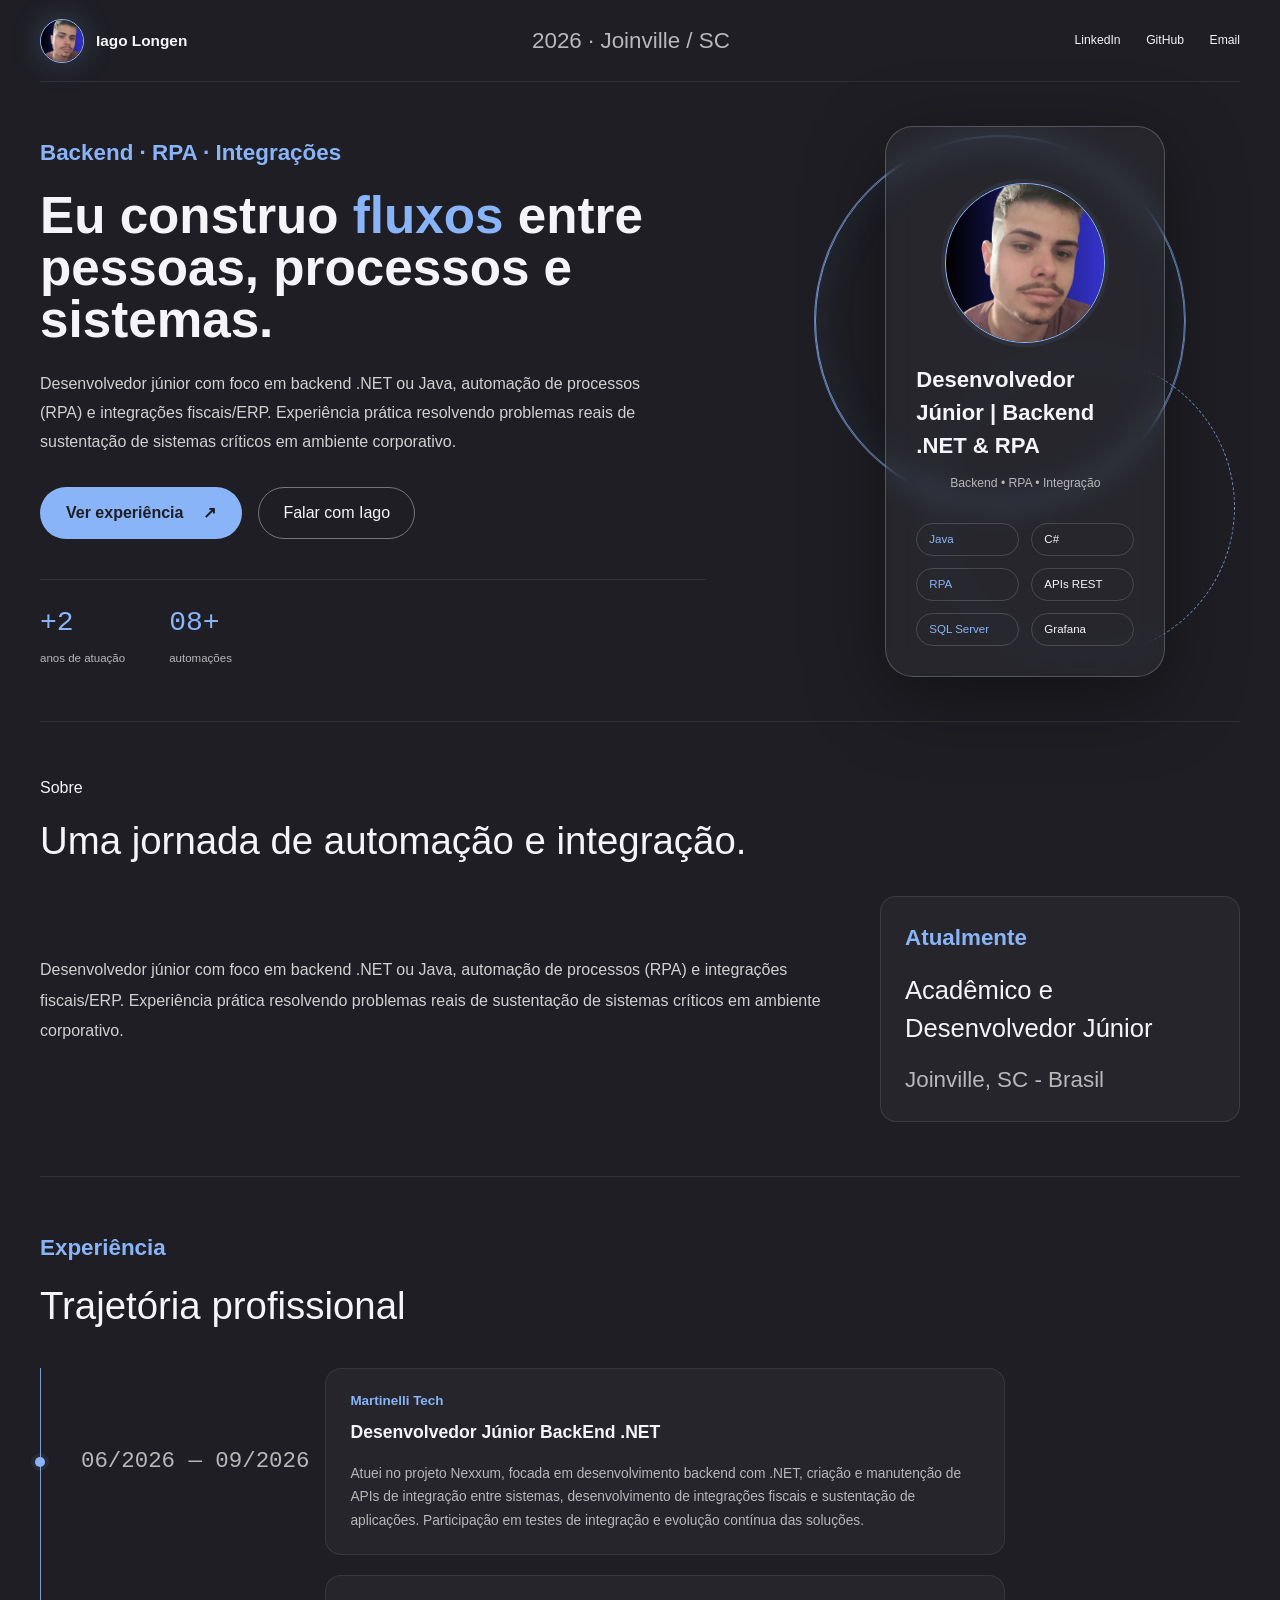
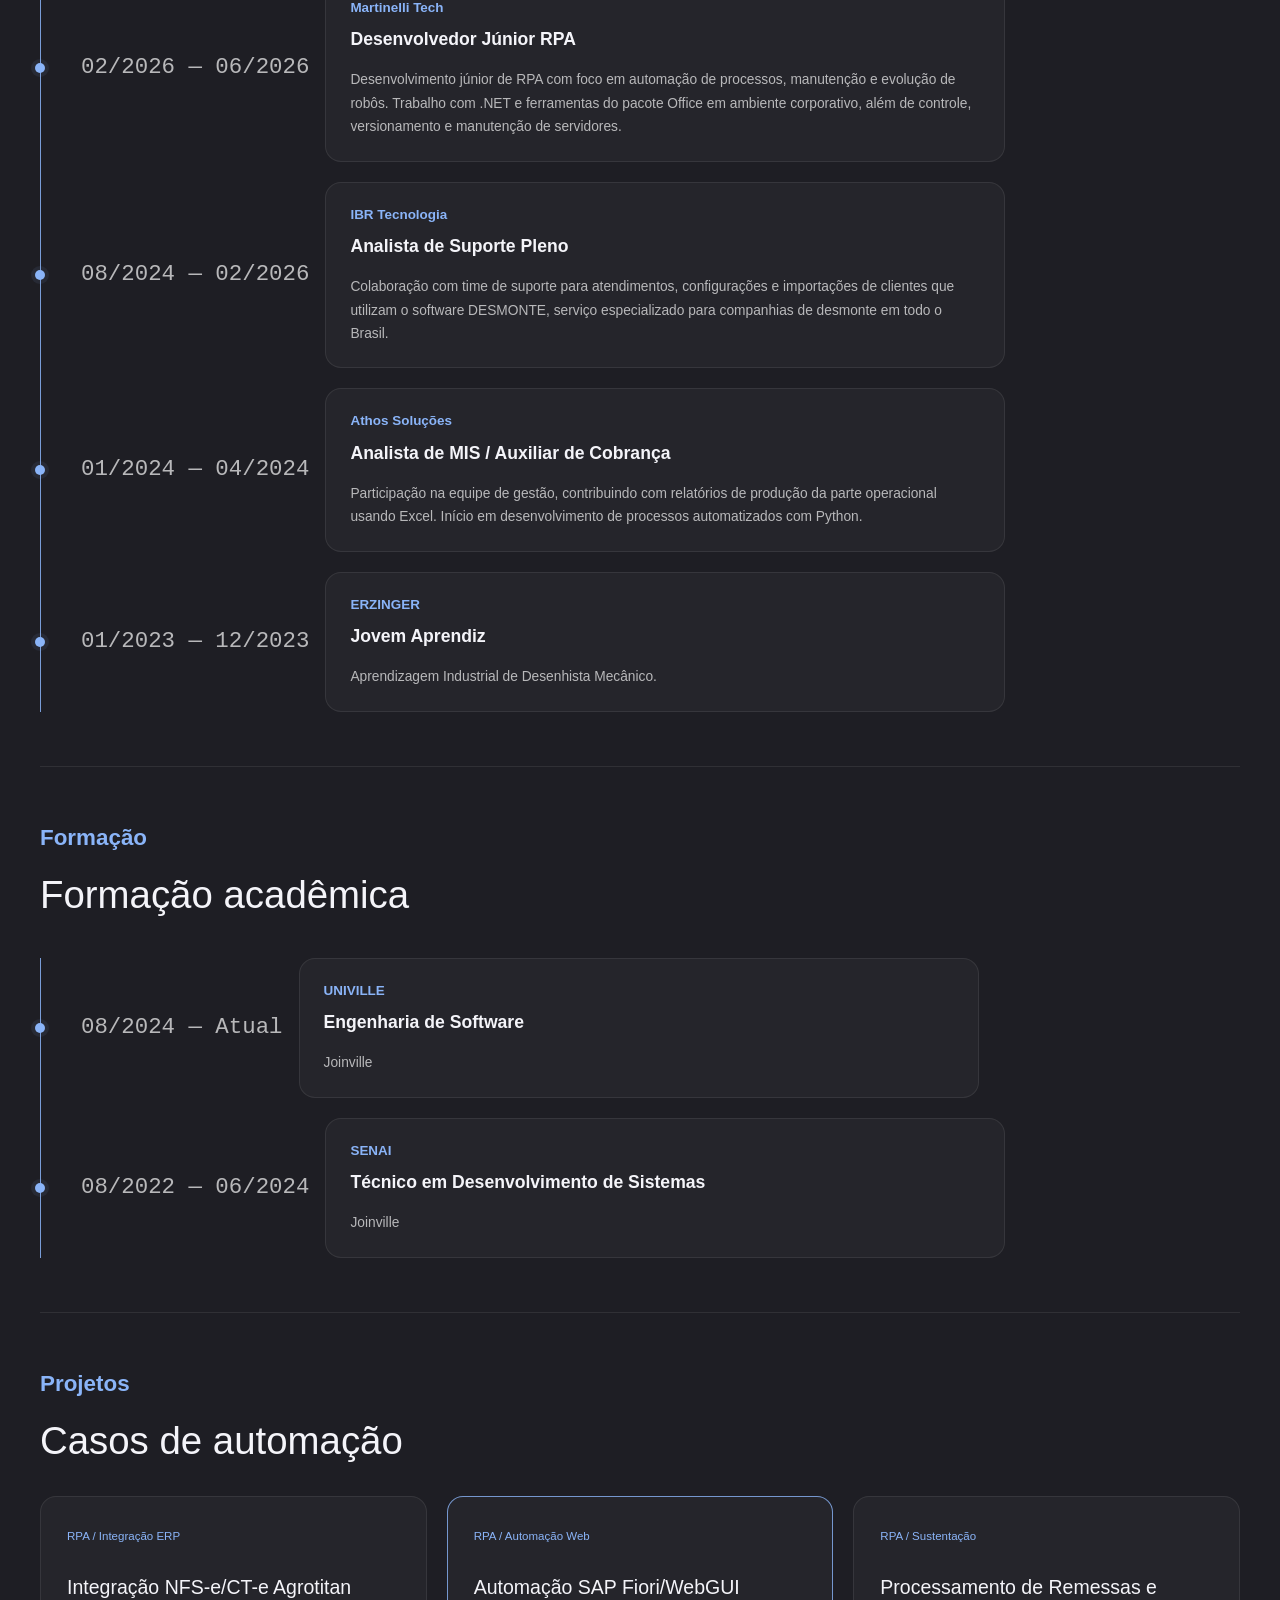
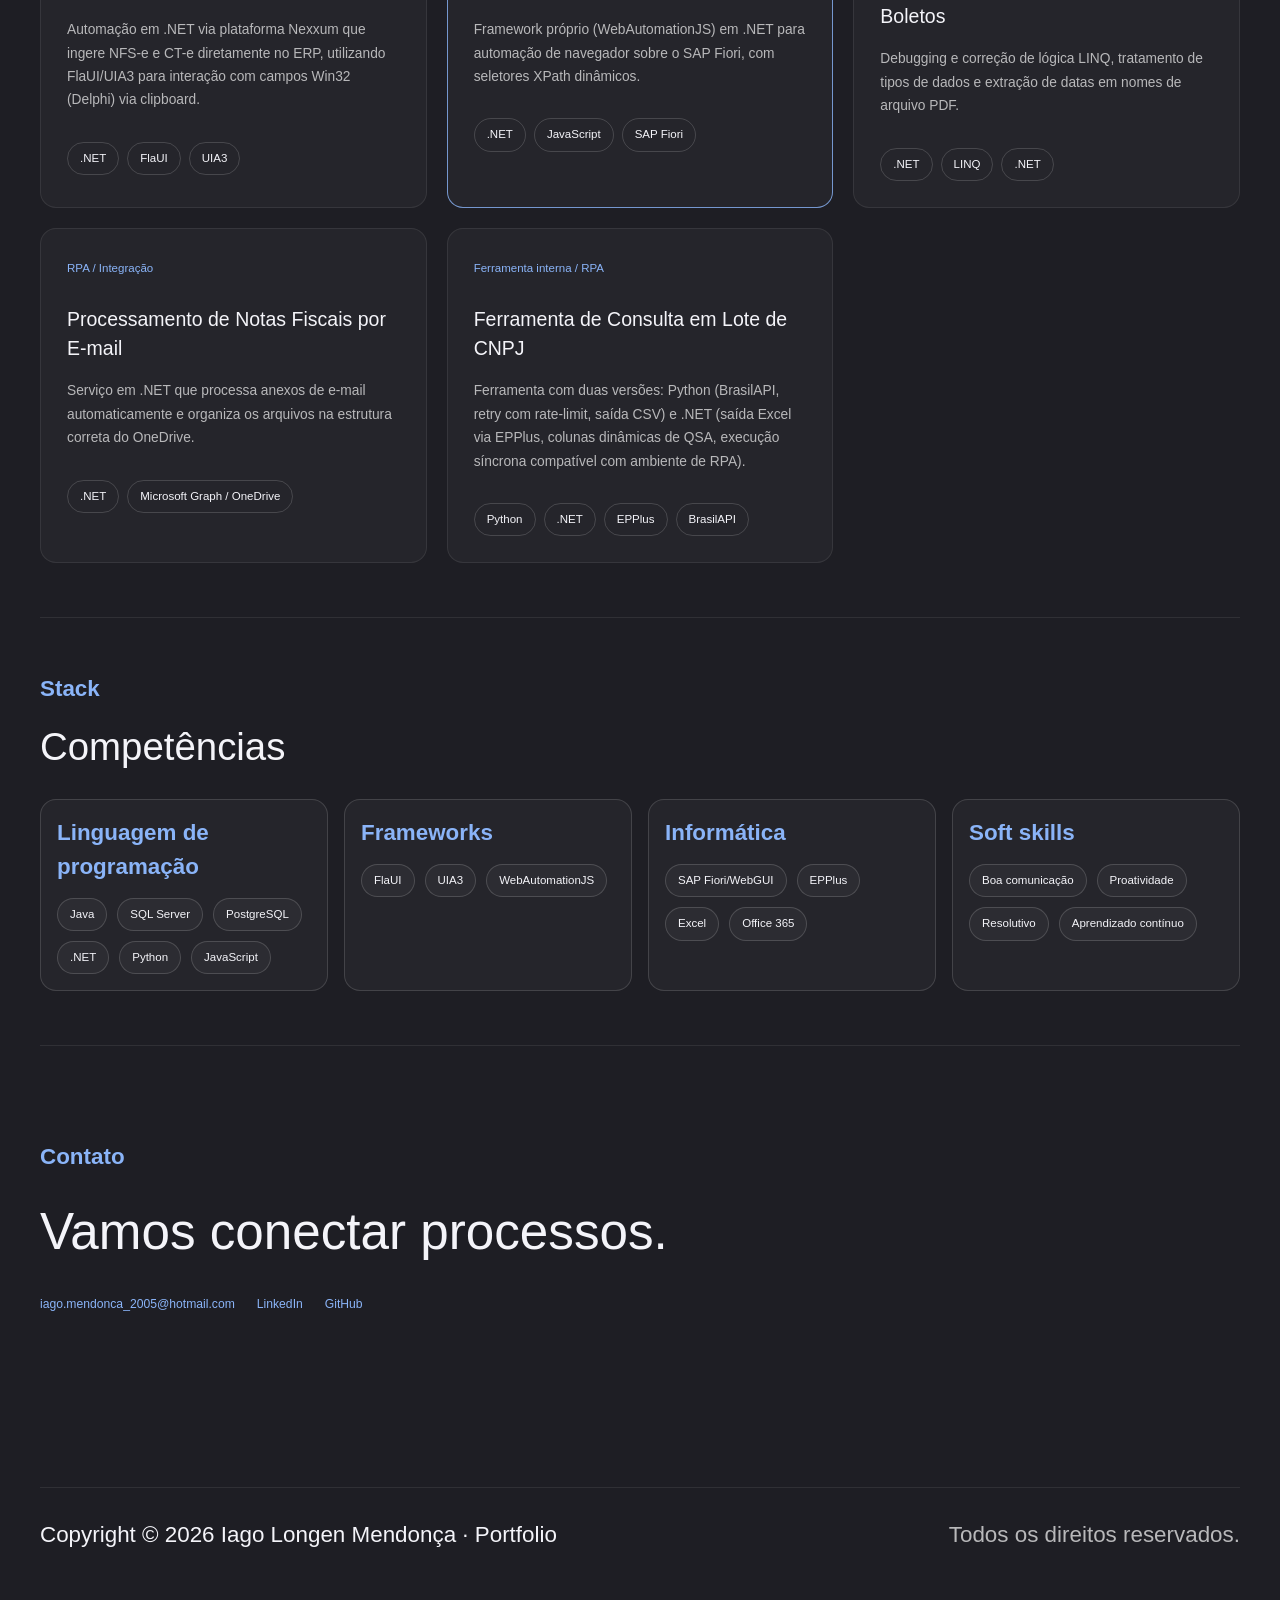
<file: index.html>
<!DOCTYPE html><html lang="pt-BR" data-beasties-container><head>
    <meta charset="utf-8">
    <title>Portfólio Iago Longen</title>
    <base href="./">
    <meta name="viewport" content="width=device-width, initial-scale=1">
    <link rel="icon" type="image/png" href="favicon.png">
  <style>@layer properties;@layer theme,base,components,utilities;@layer theme{:root{--font-sans: -apple-system, BlinkMacSystemFont, "Segoe UI", Roboto, "Helvetica Neue", "Noto Sans", Arial, sans-serif, "Apple Color Emoji", "Segoe UI Emoji", "Segoe UI Symbol", "Noto Color Emoji";--font-mono: ui-monospace, SFMono-Regular, Menlo, Monaco, Consolas, "Liberation Mono", "Courier New", monospace;--default-font-family: var(--font-sans);--default-mono-font-family: var(--font-mono)}}@layer base{*,:after,:before{box-sizing:border-box;margin:0;padding:0;border:0 solid}html{line-height:1.5;-webkit-text-size-adjust:100%;tab-size:4;font-family:var(--default-font-family, -apple-system, BlinkMacSystemFont, "Segoe UI", Roboto, "Helvetica Neue", "Noto Sans", Arial, sans-serif, "Apple Color Emoji", "Segoe UI Emoji", "Segoe UI Symbol", "Noto Color Emoji");font-feature-settings:var(--default-font-feature-settings, normal);font-variation-settings:var(--default-font-variation-settings, normal);-webkit-tap-highlight-color:transparent}h1,h2,h3{font-size:inherit;font-weight:inherit}a{color:inherit;-webkit-text-decoration:inherit;text-decoration:inherit}img{display:block;vertical-align:middle}img{max-width:100%;height:auto}}@layer utilities{}*{box-sizing:border-box}html{scroll-behavior:smooth;overflow-x:hidden}body{width:100%;min-height:100vh;margin:0;background:#1e1e24;color:#f4f4f9;font-family:Inter,Segoe UI,Arial,sans-serif;overflow-x:hidden}@property --tw-blur{syntax: "*"; inherits: false;}@property --tw-brightness{syntax: "*"; inherits: false;}@property --tw-contrast{syntax: "*"; inherits: false;}@property --tw-grayscale{syntax: "*"; inherits: false;}@property --tw-hue-rotate{syntax: "*"; inherits: false;}@property --tw-invert{syntax: "*"; inherits: false;}@property --tw-opacity{syntax: "*"; inherits: false;}@property --tw-saturate{syntax: "*"; inherits: false;}@property --tw-sepia{syntax: "*"; inherits: false;}@property --tw-drop-shadow{syntax: "*"; inherits: false;}@property --tw-drop-shadow-color{syntax: "*"; inherits: false;}@property --tw-drop-shadow-alpha{syntax: "<percentage>"; inherits: false; initial-value: 100%;}@property --tw-drop-shadow-size{syntax: "*"; inherits: false;}@layer properties{@supports ((-webkit-hyphens: none) and (not (margin-trim: inline))) or ((-moz-orient: inline) and (not (color:rgb(from red r g b)))){*,:before,:after{--tw-blur: initial;--tw-brightness: initial;--tw-contrast: initial;--tw-grayscale: initial;--tw-hue-rotate: initial;--tw-invert: initial;--tw-opacity: initial;--tw-saturate: initial;--tw-sepia: initial;--tw-drop-shadow: initial;--tw-drop-shadow-color: initial;--tw-drop-shadow-alpha: 100%;--tw-drop-shadow-size: initial}}}
</style><link rel="stylesheet" href="styles-LIZVE64B.css" media="print" onload="this.media='all'"><noscript><link rel="stylesheet" href="styles-LIZVE64B.css"></noscript><style ng-app-id="ng">*[_ngcontent-ng-c3736361898]{box-sizing:border-box}[_nghost-ng-c3736361898]{display:block;min-height:100vh;color:#f4f4f9;background:#1e1e24}html[_ngcontent-ng-c3736361898]{scroll-behavior:smooth}body[_ngcontent-ng-c3736361898]{margin:0;background:#1e1e24;color:#f4f4f9;font-family:Inter,Segoe UI,Arial,sans-serif}.portfolio-app[_ngcontent-ng-c3736361898]{min-height:100vh;background:transparent;color:#f4f4f9;font-family:Inter,Segoe UI,Arial,sans-serif}.portfolio-content[_ngcontent-ng-c3736361898]{min-height:100vh;width:min(1200px,calc(100vw - clamp(16px,4vw,80px)));max-width:100%;margin:0 auto;padding:0 0 80px}.section[_ngcontent-ng-c3736361898]{padding:clamp(40px,5vw,54px) 0;border-top:1px solid rgba(244,244,249,.08);scroll-margin-top:70px}.section-heading[_ngcontent-ng-c3736361898]   h2[_ngcontent-ng-c3736361898]{margin:12px 0 0;font-family:Inter Tight,Inter,Arial,sans-serif;font-size:clamp(2rem,3vw,3rem);color:#f4f4f9}@media(max-width:960px){.portfolio-content[_ngcontent-ng-c3736361898]{width:min(100%,calc(100vw - 32px));padding-bottom:48px}.section-heading[_ngcontent-ng-c3736361898]{align-items:flex-start;flex-direction:column;gap:10px}}@media(max-width:375px){.portfolio-content[_ngcontent-ng-c3736361898]{width:100%;max-width:100%;padding-inline:4px}.section[_ngcontent-ng-c3736361898]{padding:28px 0}.section-heading[_ngcontent-ng-c3736361898]   h2[_ngcontent-ng-c3736361898]{font-size:clamp(1.8rem,9vw,2.3rem)}}.topbar[_ngcontent-ng-c3736361898]{min-height:82px;display:flex;align-items:center;justify-content:space-between;gap:30px;border-bottom:1px solid rgba(244,244,249,.08)}.brand[_ngcontent-ng-c3736361898]{display:flex;align-items:center;gap:12px;color:#f4f4f9;text-decoration:none}.brand-mark[_ngcontent-ng-c3736361898]{width:44px;height:44px;border-radius:50%;border:1px solid #8ab4f8;display:grid;place-items:center;font-weight:800;color:#8ab4f8;box-shadow:0 0 30px #8ab4f840}.brand-text[_ngcontent-ng-c3736361898]{font-size:.96rem;font-weight:700;letter-spacing:normal;text-transform:none}.topbar-date[_ngcontent-ng-c3736361898]{color:#b8b8ba;font-size:1.4rem;letter-spacing:normal;text-transform:none}.topbar-socials[_ngcontent-ng-c3736361898]{display:flex;gap:28px}.topbar-socials[_ngcontent-ng-c3736361898]   a[_ngcontent-ng-c3736361898], .section-link[_ngcontent-ng-c3736361898], .contact-links[_ngcontent-ng-c3736361898]   a[_ngcontent-ng-c3736361898]{color:#f4f4f9;text-decoration:none;font-size:.76rem;letter-spacing:normal;transition:color .26s ease}.topbar-socials[_ngcontent-ng-c3736361898]   a[_ngcontent-ng-c3736361898]:hover, .section-link[_ngcontent-ng-c3736361898]:hover, .contact-links[_ngcontent-ng-c3736361898]   a[_ngcontent-ng-c3736361898]:hover{color:#8ab4f8}.hero-section[_ngcontent-ng-c3736361898]{display:grid;grid-template-columns:minmax(0,1.45fr) minmax(280px,.85fr);gap:clamp(22px,3vw,40px);align-items:center;min-height:clamp(430px,54vh,540px);padding:clamp(28px,4vw,44px) 0}.hero-copy[_ngcontent-ng-c3736361898]{max-width:clamp(420px,52vw,760px)}.section-kicker[_ngcontent-ng-c3736361898]{color:#8ab4f8;font-size:1.4rem;font-weight:800;letter-spacing:normal;text-transform:none}.hero-copy[_ngcontent-ng-c3736361898]   h1[_ngcontent-ng-c3736361898]{font-family:Inter Tight,Inter,Arial,sans-serif;font-size:clamp(2.8rem,4vw,5rem);font-weight:700;line-height:1.02;color:#f4f4f9;margin:20px 0 24px;max-width:clamp(360px,52vw,700px)}.hero-gradient[_ngcontent-ng-c3736361898]{color:#8ab4f8}.hero-summary[_ngcontent-ng-c3736361898]{color:#d1d1d2;font-size:clamp(.92rem,2vw,1rem);line-height:1.8;max-width:clamp(320px,50vw,680px)}.hero-actions[_ngcontent-ng-c3736361898]{display:flex;align-items:center;gap:16px;margin-top:30px}.primary-button[_ngcontent-ng-c3736361898], .secondary-button[_ngcontent-ng-c3736361898]{display:inline-flex;align-items:center;justify-content:center;gap:10px;min-height:44px;text-decoration:none}.primary-button[_ngcontent-ng-c3736361898]{color:#1e1e24;background:#8ab4f8;padding:14px 26px;border-radius:999px;font-weight:700;letter-spacing:normal;transition:color .26s ease,background .26s ease}.secondary-button[_ngcontent-ng-c3736361898]{color:#f4f4f9;border:1px solid rgba(244,244,249,.4);padding:13px 24px;border-radius:999px}.button-arrow[_ngcontent-ng-c3736361898]{display:inline-block;margin-left:10px}.hero-stats[_ngcontent-ng-c3736361898]{display:flex;gap:44px;margin-top:40px;border-top:1px solid rgba(244,244,249,.1);padding-top:22px}.hero-stats[_ngcontent-ng-c3736361898]   article[_ngcontent-ng-c3736361898]{display:flex;flex-direction:column;gap:6px}.stat-number[_ngcontent-ng-c3736361898]{color:#8ab4f8;font-family:Courier New,monospace;font-size:1.75rem}.stat-label[_ngcontent-ng-c3736361898]{color:#b8b8ba;font-size:.72rem;letter-spacing:normal;text-transform:none}.hero-panel[_ngcontent-ng-c3736361898]{display:flex;align-items:center;justify-content:center}.orb-wrap[_ngcontent-ng-c3736361898]{width:min(420px,100%);min-height:440px;position:relative;display:grid;place-items:center}.orb[_ngcontent-ng-c3736361898]{position:absolute;border-radius:50%;border:1px solid rgba(138,180,248,.8)}.orb-one[_ngcontent-ng-c3736361898]{width:370px;height:370px;left:0;top:10px;box-shadow:inset 0 0 40px #8ab4f81a,0 0 0 1px #8ab4f8a6}.orb-two[_ngcontent-ng-c3736361898]{width:300px;height:300px;right:0;bottom:20px;border-style:dashed}.profile-card[_ngcontent-ng-c3736361898]{width:280px;padding:30px;background:#f4f4f90a;border:1px solid rgba(244,244,249,.22);border-radius:28px;box-shadow:0 20px 80px #0006;-webkit-backdrop-filter:blur(12px);backdrop-filter:blur(12px);position:relative;z-index:2}.profile-card-index[_ngcontent-ng-c3736361898]{color:#8ab4f8;font-family:Courier New,monospace;font-size:1.4rem;letter-spacing:normal}.profile-avatar[_ngcontent-ng-c3736361898]{width:160px;height:160px;margin:26px auto 20px;border-radius:50%;border:1px solid #8ab4f8;display:grid;place-items:center;background:radial-gradient(circle,rgba(138,180,248,.4),transparent),#1e1e24}.avatar-inner[_ngcontent-ng-c3736361898]{font-size:3rem;color:#f4f4f9;font-family:Georgia,serif}.profile-content[_ngcontent-ng-c3736361898]{display:flex;flex-direction:column;align-items:center;gap:12px}.profile-role[_ngcontent-ng-c3736361898]{font-family:Inter Tight,Inter,Arial,sans-serif;font-size:1.38rem;color:#f4f4f9;font-weight:700}.profile-title[_ngcontent-ng-c3736361898]{color:#b8b8ba;font-size:.76rem;letter-spacing:normal;text-transform:none}.profile-grid[_ngcontent-ng-c3736361898]{display:grid;grid-template-columns:repeat(2,1fr);gap:12px;margin-top:30px}.profile-grid[_ngcontent-ng-c3736361898]   span[_ngcontent-ng-c3736361898], .tag-row[_ngcontent-ng-c3736361898]   span[_ngcontent-ng-c3736361898], .skills-bar[_ngcontent-ng-c3736361898]   span[_ngcontent-ng-c3736361898]{border:1px solid rgba(244,244,249,.16);border-radius:999px;padding:7px 12px;font-size:.72rem;color:#f4f4f9}.profile-grid[_ngcontent-ng-c3736361898]   span[_ngcontent-ng-c3736361898]:nth-child(odd){color:#8ab4f8}.section[_ngcontent-ng-c3736361898]{padding:54px 0;border-top:1px solid rgba(244,244,249,.08)}.section-heading[_ngcontent-ng-c3736361898]{display:flex;align-items:end;justify-content:space-between}.section-heading[_ngcontent-ng-c3736361898]   h2[_ngcontent-ng-c3736361898]{margin:12px 0 0;font-family:Inter Tight,Inter,Arial,sans-serif;font-size:clamp(2.1rem,3vw,3rem);color:#f4f4f9}.about-grid[_ngcontent-ng-c3736361898]{display:grid;grid-template-columns:1fr 360px;gap:26px;align-items:center;margin-top:26px}.about-copy[_ngcontent-ng-c3736361898]{color:#d1d1d2;font-size:1rem;line-height:1.9}.about-copy[_ngcontent-ng-c3736361898]   p[_ngcontent-ng-c3736361898]{margin:0 0 16px}.about-panel[_ngcontent-ng-c3736361898]{background:#f4f4f909;border:1px solid rgba(244,244,249,.1);border-radius:16px;padding:24px}.about-panel-label[_ngcontent-ng-c3736361898]{color:#8ab4f8;font-size:1.4rem;text-transform:none;font-weight:700;letter-spacing:normal}.about-panel-title[_ngcontent-ng-c3736361898]{display:block;color:#f4f4f9;font-size:1.6rem;margin:16px 0}.about-panel-meta[_ngcontent-ng-c3736361898]{display:flex;flex-wrap:wrap;gap:16px;color:#b8b8ba;font-size:1.4rem;letter-spacing:normal}.timeline[_ngcontent-ng-c3736361898]{margin-top:34px;display:flex;flex-direction:column;gap:20px;position:relative;border-left:1px solid #8ab4f8;padding-left:40px}.timeline-item[_ngcontent-ng-c3736361898]{position:relative;display:flex;align-items:center;gap:16px}.timeline-date[_ngcontent-ng-c3736361898]{min-width:150px;color:#b8b8ba;font-size:1.4rem;font-family:Courier New,monospace;letter-spacing:normal}.timeline-marker[_ngcontent-ng-c3736361898]{width:10px;height:10px;border-radius:50%;background:#8ab4f8;box-shadow:0 0 0 4px #8ab4f814;margin-left:-46px}.timeline-card[_ngcontent-ng-c3736361898]{background:#f4f4f909;border:1px solid rgba(244,244,249,.08);border-radius:16px;padding:22px 24px;flex:1;max-width:680px}.timeline-company[_ngcontent-ng-c3736361898]{color:#8ab4f8;font-size:.84rem;letter-spacing:normal;font-weight:800;text-transform:none;display:block}.timeline-role[_ngcontent-ng-c3736361898]{color:#f4f4f9;font-size:1.1rem;font-weight:700;display:block;margin-top:8px}.timeline-card[_ngcontent-ng-c3736361898]   p[_ngcontent-ng-c3736361898]{color:#b8b8ba;font-size:.86rem;line-height:1.7;margin-top:16px}.project-grid[_ngcontent-ng-c3736361898]{display:grid;grid-template-columns:repeat(3,minmax(180px,1fr));gap:20px;margin-top:26px}.project-card[_ngcontent-ng-c3736361898]{background:#f4f4f909;border:1px solid rgba(244,244,249,.08);border-radius:16px;padding:26px}.featured-project[_ngcontent-ng-c3736361898]{border-color:#8ab4f8cc}.project-category[_ngcontent-ng-c3736361898]{color:#8ab4f8;font-size:.72rem;letter-spacing:normal;text-transform:none}.project-card[_ngcontent-ng-c3736361898]   h3[_ngcontent-ng-c3736361898]{color:#f4f4f9;font-size:1.22rem;margin:26px 0 16px}.project-card[_ngcontent-ng-c3736361898]   p[_ngcontent-ng-c3736361898]{color:#b8b8ba;font-size:.86rem;line-height:1.7}.tag-row[_ngcontent-ng-c3736361898]{display:flex;gap:8px;flex-wrap:wrap;margin-top:30px}.skills-bar[_ngcontent-ng-c3736361898]{margin-top:24px;display:flex;gap:12px;flex-wrap:wrap}.skills-bar[_ngcontent-ng-c3736361898]   span[_ngcontent-ng-c3736361898]{color:#f4f4f9}.contact-card[_ngcontent-ng-c3736361898]{padding:40px 0;border-top:1px solid rgba(244,244,249,.08)}.contact-card[_ngcontent-ng-c3736361898]   h2[_ngcontent-ng-c3736361898]{color:#f4f4f9;font-family:Inter Tight,Inter,Arial,sans-serif;font-size:clamp(2.5rem,4vw,3.5rem);margin-top:20px}.contact-links[_ngcontent-ng-c3736361898]{display:flex;gap:22px;flex-wrap:wrap;margin-top:24px}.contact-links[_ngcontent-ng-c3736361898]   a[_ngcontent-ng-c3736361898]{color:#8ab4f8}@media(max-width:960px){.portfolio-content[_ngcontent-ng-c3736361898]{width:min(100%,calc(100vw - 40px))}.topbar[_ngcontent-ng-c3736361898], .hero-section[_ngcontent-ng-c3736361898], .about-grid[_ngcontent-ng-c3736361898]{grid-template-columns:1fr}.topbar[_ngcontent-ng-c3736361898], .hero-section[_ngcontent-ng-c3736361898], .hero-stats[_ngcontent-ng-c3736361898], .project-grid[_ngcontent-ng-c3736361898]{flex-wrap:wrap}.hero-section[_ngcontent-ng-c3736361898], .about-grid[_ngcontent-ng-c3736361898]{display:grid}.hero-section[_ngcontent-ng-c3736361898], .project-grid[_ngcontent-ng-c3736361898]{grid-template-columns:1fr}}@media(max-width:390px){.portfolio-content[_ngcontent-ng-c3736361898]{width:100%;max-width:100%;padding-inline:0}.hero-section[_ngcontent-ng-c3736361898]{min-height:auto;padding:24px 0}.topbar[_ngcontent-ng-c3736361898]{flex-wrap:wrap;min-height:auto}.topbar-socials[_ngcontent-ng-c3736361898]{width:100%;justify-content:center}.hero-actions[_ngcontent-ng-c3736361898], .hero-stats[_ngcontent-ng-c3736361898]{flex-wrap:wrap}.hero-copy[_ngcontent-ng-c3736361898]   h1[_ngcontent-ng-c3736361898]{font-size:clamp(2.4rem,12vw,3rem)}.hero-summary[_ngcontent-ng-c3736361898]{font-size:.9rem}.project-grid[_ngcontent-ng-c3736361898], .about-grid[_ngcontent-ng-c3736361898]{grid-template-columns:1fr}}</style><style ng-app-id="ng">[_nghost-ng-c560309061]{display:block}.topbar[_ngcontent-ng-c560309061]{min-height:82px;display:flex;align-items:center;justify-content:space-between;gap:clamp(12px,2vw,30px);border-bottom:1px solid rgba(244,244,249,.08)}.brand[_ngcontent-ng-c560309061]{display:flex;align-items:center;gap:12px;color:#f4f4f9;text-decoration:none}.brand-mark[_ngcontent-ng-c560309061]{width:44px;height:44px;border-radius:50%;border:1px solid #8ab4f8;display:grid;place-items:center;font-weight:800;color:#8ab4f8;box-shadow:0 0 30px #8ab4f840;overflow:hidden;background:#1e1e24}.brand-mark-image[_ngcontent-ng-c560309061]{width:100%;height:100%;object-fit:cover;object-position:center;border-radius:50%;display:block}.brand-text[_ngcontent-ng-c560309061]{font-size:.96rem;font-weight:700;letter-spacing:normal;text-transform:none}.topbar-date[_ngcontent-ng-c560309061]{color:#b8b8ba;font-size:1.4rem;letter-spacing:normal;text-transform:none}.topbar-socials[_ngcontent-ng-c560309061]{display:flex;gap:clamp(12px,2vw,28px);flex-wrap:wrap}.topbar-socials[_ngcontent-ng-c560309061]   a[_ngcontent-ng-c560309061]{color:#f4f4f9;text-decoration:none;font-size:clamp(.72rem,1.5vw,.76rem);letter-spacing:normal;transition:color .26s ease}.topbar-socials[_ngcontent-ng-c560309061]   a[_ngcontent-ng-c560309061]:hover{color:#8ab4f8}.hero-section[_ngcontent-ng-c560309061]{display:grid;grid-template-columns:minmax(0,1.45fr) minmax(280px,.85fr);gap:clamp(20px,3vw,40px);align-items:center;min-height:clamp(420px,54vh,540px);padding:clamp(28px,4vw,44px) 0}.hero-copy[_ngcontent-ng-c560309061]{max-width:clamp(420px,52vw,760px);color:#8ab4f8}.section-kicker[_ngcontent-ng-c560309061]{color:#8ab4f8;font-size:1.4rem;font-weight:800;letter-spacing:normal;text-transform:none}.hero-copy[_ngcontent-ng-c560309061]   h1[_ngcontent-ng-c560309061]{font-family:Inter Tight,Inter,Arial,sans-serif;font-size:clamp(2.8rem,4vw,5rem);font-weight:700;line-height:1.02;color:#f4f4f9;margin:20px 0 24px;max-width:clamp(360px,52vw,700px)}.hero-gradient[_ngcontent-ng-c560309061]{color:#8ab4f8}.hero-summary[_ngcontent-ng-c560309061]{color:#d1d1d2;font-size:clamp(.92rem,2vw,1rem);line-height:1.8;max-width:clamp(320px,50vw,680px)}.hero-actions[_ngcontent-ng-c560309061]{display:flex;align-items:center;gap:16px;margin-top:30px}.primary-button[_ngcontent-ng-c560309061], .secondary-button[_ngcontent-ng-c560309061]{display:inline-flex;align-items:center;justify-content:center;gap:10px;min-height:44px;text-decoration:none}.primary-button[_ngcontent-ng-c560309061]{color:#1e1e24;background:#8ab4f8;padding:14px 26px;border-radius:999px;font-weight:700;letter-spacing:normal;transition:color .26s ease,background .26s ease}.secondary-button[_ngcontent-ng-c560309061]{color:#f4f4f9;border:1px solid rgba(244,244,249,.4);padding:13px 24px;border-radius:999px}.button-arrow[_ngcontent-ng-c560309061]{display:inline-block;margin-left:10px}.hero-stats[_ngcontent-ng-c560309061]{display:flex;gap:44px;margin-top:40px;border-top:1px solid rgba(244,244,249,.1);padding-top:22px}.hero-stats[_ngcontent-ng-c560309061]   article[_ngcontent-ng-c560309061]{display:flex;flex-direction:column;gap:6px}.stat-number[_ngcontent-ng-c560309061]{color:#8ab4f8;font-family:Courier New,monospace;font-size:1.75rem}.stat-label[_ngcontent-ng-c560309061]{color:#b8b8ba;font-size:.72rem;letter-spacing:normal;text-transform:none}.hero-panel[_ngcontent-ng-c560309061]{display:flex;align-items:center;justify-content:center}.orb-wrap[_ngcontent-ng-c560309061]{width:min(420px,100%);min-height:440px;position:relative;display:grid;place-items:center}@media(max-width:960px){.hero-section[_ngcontent-ng-c560309061]{grid-template-columns:1fr;min-height:auto}.hero-copy[_ngcontent-ng-c560309061]{max-width:100%}.hero-copy[_ngcontent-ng-c560309061]   h1[_ngcontent-ng-c560309061]{font-size:clamp(2.8rem,7vw,4rem)}.hero-summary[_ngcontent-ng-c560309061]{max-width:100%}.hero-actions[_ngcontent-ng-c560309061]{flex-wrap:wrap}.hero-stats[_ngcontent-ng-c560309061]{flex-wrap:wrap;gap:28px}.orb-wrap[_ngcontent-ng-c560309061]{width:min(360px,100%);min-height:380px}.orb-one[_ngcontent-ng-c560309061]{width:280px;height:280px}.orb-two[_ngcontent-ng-c560309061]{width:220px;height:220px}}@media(max-width:390px){.hero-section[_ngcontent-ng-c560309061]{padding-top:20px}.hero-copy[_ngcontent-ng-c560309061]   h1[_ngcontent-ng-c560309061]{font-size:clamp(2.4rem,11vw,3rem)}.hero-summary[_ngcontent-ng-c560309061]{font-size:.92rem}.hero-actions[_ngcontent-ng-c560309061]{align-items:stretch}.hero-actions[_ngcontent-ng-c560309061]   a[_ngcontent-ng-c560309061]{width:100%}.hero-stats[_ngcontent-ng-c560309061]{display:grid;grid-template-columns:1fr;gap:14px}.profile-card[_ngcontent-ng-c560309061]{width:min(280px,100%)}}.orb[_ngcontent-ng-c560309061]{position:absolute;border-radius:50%;border:1px solid rgba(138,180,248,.8)}.orb-one[_ngcontent-ng-c560309061]{width:370px;height:370px;left:0;top:10px;box-shadow:inset 0 0 40px #8ab4f81a,0 0 0 1px #8ab4f8a6}.orb-two[_ngcontent-ng-c560309061]{width:300px;height:300px;right:0;bottom:20px;border-style:dashed}.profile-card[_ngcontent-ng-c560309061]{width:280px;padding:30px;background:#f4f4f90a;border:1px solid rgba(244,244,249,.22);border-radius:28px;box-shadow:0 20px 80px #0006;-webkit-backdrop-filter:blur(12px);backdrop-filter:blur(12px);position:relative;z-index:2}.profile-card-index[_ngcontent-ng-c560309061]{color:#8ab4f8;font-family:Courier New,monospace;font-size:1.4rem;letter-spacing:normal}.profile-avatar[_ngcontent-ng-c560309061]{width:160px;height:160px;margin:26px auto 20px;border-radius:50%;border:1px solid #8ab4f8;display:grid;place-items:center;background:radial-gradient(circle,rgba(138,180,248,.4),transparent),#1e1e24;overflow:hidden;box-shadow:0 0 0 4px #8ab4f814,inset 0 0 30px #8ab4f833}.avatar-inner[_ngcontent-ng-c560309061]{width:100%;height:100%;object-fit:cover;object-position:center;border-radius:50%;display:block}.profile-content[_ngcontent-ng-c560309061]{display:flex;flex-direction:column;align-items:center;gap:12px}.profile-role[_ngcontent-ng-c560309061]{font-family:Inter Tight,Inter,Arial,sans-serif;font-size:1.38rem;color:#f4f4f9;font-weight:700}.profile-title[_ngcontent-ng-c560309061]{color:#b8b8ba;font-size:.76rem;letter-spacing:normal;text-transform:none}.profile-grid[_ngcontent-ng-c560309061]{display:grid;grid-template-columns:repeat(2,1fr);gap:12px;margin-top:30px}.profile-grid[_ngcontent-ng-c560309061]   span[_ngcontent-ng-c560309061], .tag-row[_ngcontent-ng-c560309061]   span[_ngcontent-ng-c560309061], .skills-bar[_ngcontent-ng-c560309061]   span[_ngcontent-ng-c560309061]{border:1px solid rgba(244,244,249,.16);border-radius:999px;padding:7px 12px;font-size:.72rem;color:#f4f4f9}.profile-grid[_ngcontent-ng-c560309061]   span[_ngcontent-ng-c560309061]:nth-child(odd){color:#8ab4f8}</style><style ng-app-id="ng">[_nghost-ng-c418250591]{display:block}.section[_ngcontent-ng-c418250591]{padding:54px 0;border-top:1px solid rgba(244,244,249,.08)}.section-heading[_ngcontent-ng-c418250591]{display:flex;align-items:end;justify-content:space-between}.section-heading[_ngcontent-ng-c418250591]   h2[_ngcontent-ng-c418250591]{margin:12px 0 0;font-family:Inter Tight,Inter,Arial,sans-serif;font-size:clamp(2.1rem,3vw,3rem);color:#f4f4f9}.about-grid[_ngcontent-ng-c418250591]{display:grid;grid-template-columns:1fr 360px;gap:26px;align-items:center;margin-top:26px}.about-copy[_ngcontent-ng-c418250591]{color:#d1d1d2;font-size:1rem;line-height:1.9}.about-copy[_ngcontent-ng-c418250591]   p[_ngcontent-ng-c418250591]{margin:0 0 16px}.about-panel[_ngcontent-ng-c418250591]{background:#f4f4f909;border:1px solid rgba(244,244,249,.1);border-radius:16px;padding:24px}.about-panel-label[_ngcontent-ng-c418250591]{color:#8ab4f8;font-size:clamp(1.2rem,2vw,1.4rem);text-transform:none;font-weight:700;letter-spacing:normal}.about-panel-title[_ngcontent-ng-c418250591]{display:block;color:#f4f4f9;font-size:1.6rem;margin:16px 0}.about-panel-meta[_ngcontent-ng-c418250591]{display:flex;flex-wrap:wrap;gap:16px;color:#b8b8ba;font-size:clamp(1.2rem,2vw,1.4rem);letter-spacing:normal}</style><style ng-app-id="ng">[_nghost-ng-c2755573442]{display:block}.section[_ngcontent-ng-c2755573442]{padding:54px 0;border-top:1px solid rgba(244,244,249,.08)}.section-heading[_ngcontent-ng-c2755573442]{display:flex;align-items:end;justify-content:space-between}.section-heading[_ngcontent-ng-c2755573442]   h2[_ngcontent-ng-c2755573442]{margin:12px 0 0;font-family:Inter Tight,Inter,Arial,sans-serif;font-size:clamp(2.1rem,3vw,3rem);color:#f4f4f9}.section-kicker[_ngcontent-ng-c2755573442]{color:#8ab4f8;font-size:1.4rem;font-weight:800;letter-spacing:normal;text-transform:none}.timeline[_ngcontent-ng-c2755573442]{margin-top:34px;display:flex;flex-direction:column;gap:20px;position:relative;border-left:1px solid rgba(138,180,248,.85);padding-left:40px}.timeline-item[_ngcontent-ng-c2755573442]{position:relative;display:flex;align-items:center;gap:16px}.timeline-date[_ngcontent-ng-c2755573442]{min-width:150px;color:#b8b8ba;font-size:1.4rem;font-family:Courier New,monospace;letter-spacing:normal;white-space:nowrap}.timeline-marker[_ngcontent-ng-c2755573442]{position:absolute;left:-46px;top:50%;width:10px;height:10px;border-radius:50%;background:#8ab4f8;box-shadow:0 0 0 4px #8ab4f814;transform:translateY(-50%)}.timeline-card[_ngcontent-ng-c2755573442]{background:#f4f4f909;border:1px solid rgba(244,244,249,.08);border-radius:16px;padding:22px 24px;flex:1;max-width:680px}.timeline-company[_ngcontent-ng-c2755573442]{color:#8ab4f8;font-size:.84rem;letter-spacing:normal;font-weight:800;text-transform:none;display:block}.timeline-role[_ngcontent-ng-c2755573442]{color:#f4f4f9;font-size:1.1rem;font-weight:700;display:block;margin-top:8px}.timeline-card[_ngcontent-ng-c2755573442]   p[_ngcontent-ng-c2755573442]{color:#b8b8ba;font-size:.86rem;line-height:1.7;margin-top:16px}@media(max-width:768px){.section[_ngcontent-ng-c2755573442]{padding:36px 0}.timeline[_ngcontent-ng-c2755573442]{display:flex;flex-direction:column;gap:16px;border-left:none;border-top:none;padding-left:0;padding-top:0}.timeline-item[_ngcontent-ng-c2755573442]{position:relative;display:flex;flex-direction:column;align-items:stretch;gap:10px;padding-left:16px;border-left:2px solid rgba(138,180,248,.7)}.timeline-date[_ngcontent-ng-c2755573442]{flex-basis:auto;min-width:0;font-size:.76rem;order:1;white-space:normal}.timeline-marker[_ngcontent-ng-c2755573442]{width:8px;height:8px;position:absolute;left:-5px;top:6px;margin-left:0;transform:none}.timeline-card[_ngcontent-ng-c2755573442]{flex-basis:auto;width:100%;max-width:100%;padding:18px 20px;order:2}.timeline-card[_ngcontent-ng-c2755573442]   p[_ngcontent-ng-c2755573442]{font-size:.84rem}}@media(max-width:320px){.timeline[_ngcontent-ng-c2755573442]{gap:14px}.timeline-item[_ngcontent-ng-c2755573442]{padding-left:14px}.timeline-card[_ngcontent-ng-c2755573442]{padding:16px}.timeline-role[_ngcontent-ng-c2755573442]{font-size:1rem}.timeline-company[_ngcontent-ng-c2755573442], .timeline-card[_ngcontent-ng-c2755573442]   p[_ngcontent-ng-c2755573442]{font-size:1.4rem}}</style><style ng-app-id="ng">[_nghost-ng-c1457985687]{display:block}.section[_ngcontent-ng-c1457985687]{padding:54px 0;border-top:1px solid rgba(244,244,249,.08)}.section-heading[_ngcontent-ng-c1457985687]{display:flex;align-items:end;justify-content:space-between}.section-heading[_ngcontent-ng-c1457985687]   h2[_ngcontent-ng-c1457985687]{margin:12px 0 0;font-family:Inter Tight,Inter,Arial,sans-serif;font-size:clamp(2.1rem,3vw,3rem);color:#f4f4f9}.section-kicker[_ngcontent-ng-c1457985687]{color:#8ab4f8;font-size:1.4rem;font-weight:800;letter-spacing:normal;text-transform:none}.timeline[_ngcontent-ng-c1457985687]{margin-top:34px;display:flex;flex-direction:column;gap:20px;position:relative;border-left:1px solid rgba(138,180,248,.85);padding-left:40px}.timeline-item[_ngcontent-ng-c1457985687]{position:relative;display:flex;align-items:center;gap:16px}.timeline-date[_ngcontent-ng-c1457985687]{min-width:150px;color:#b8b8ba;font-size:1.4rem;font-family:Courier New,monospace;letter-spacing:normal;white-space:nowrap}.timeline-marker[_ngcontent-ng-c1457985687]{position:absolute;left:-46px;top:50%;width:10px;height:10px;border-radius:50%;background:#8ab4f8;box-shadow:0 0 0 4px #8ab4f814;transform:translateY(-50%)}.timeline-card[_ngcontent-ng-c1457985687]{background:#f4f4f909;border:1px solid rgba(244,244,249,.08);border-radius:16px;padding:22px 24px;flex:1;max-width:680px}.timeline-company[_ngcontent-ng-c1457985687]{color:#8ab4f8;font-size:.84rem;letter-spacing:normal;font-weight:800;text-transform:none;display:block}.timeline-role[_ngcontent-ng-c1457985687]{color:#f4f4f9;font-size:1.1rem;font-weight:700;display:block;margin-top:8px}.timeline-card[_ngcontent-ng-c1457985687]   p[_ngcontent-ng-c1457985687]{color:#b8b8ba;font-size:.86rem;line-height:1.7;margin-top:16px}@media(max-width:768px){.section[_ngcontent-ng-c1457985687]{padding:36px 0}.timeline[_ngcontent-ng-c1457985687]{display:flex;flex-direction:column;gap:12px;border-left:none;border-top:none;padding-left:0;padding-top:0}.timeline-item[_ngcontent-ng-c1457985687]{position:relative;display:flex}}</style><style ng-app-id="ng">[_nghost-ng-c864654133]{display:block}.section[_ngcontent-ng-c864654133]{padding:54px 0;border-top:1px solid rgba(244,244,249,.08)}.section-heading[_ngcontent-ng-c864654133]{display:flex;align-items:end;justify-content:space-between}.section-heading[_ngcontent-ng-c864654133]   h2[_ngcontent-ng-c864654133]{margin:12px 0 0;font-family:Inter Tight,Inter,Arial,sans-serif;font-size:clamp(2.1rem,3vw,3rem);color:#f4f4f9}.section-kicker[_ngcontent-ng-c864654133]{color:#8ab4f8;font-size:1.4rem;font-weight:800;letter-spacing:normal;text-transform:none}.project-grid[_ngcontent-ng-c864654133]{display:grid;grid-template-columns:repeat(3,minmax(180px,1fr));gap:20px;margin-top:26px}.project-card[_ngcontent-ng-c864654133]{background:#f4f4f909;border:1px solid rgba(244,244,249,.08);border-radius:16px;padding:26px}.project-card[_ngcontent-ng-c864654133]:nth-child(2){border-color:#8ab4f8cc}.project-category[_ngcontent-ng-c864654133]{color:#8ab4f8;font-size:.72rem;letter-spacing:normal;text-transform:none}.project-card[_ngcontent-ng-c864654133]   h3[_ngcontent-ng-c864654133]{color:#f4f4f9;font-size:1.22rem;margin:26px 0 16px}.project-card[_ngcontent-ng-c864654133]   p[_ngcontent-ng-c864654133]{color:#b8b8ba;font-size:.86rem;line-height:1.7}.tag-row[_ngcontent-ng-c864654133]{display:flex;gap:8px;flex-wrap:wrap;margin-top:30px}.tag-row[_ngcontent-ng-c864654133]   span[_ngcontent-ng-c864654133]{border:1px solid rgba(244,244,249,.16);border-radius:999px;padding:7px 12px;font-size:.72rem;color:#f4f4f9}</style><style ng-app-id="ng">[_nghost-ng-c1105892843]{display:block}.section[_ngcontent-ng-c1105892843]{padding:54px 0;border-top:1px solid rgba(244,244,249,.08)}.section-heading[_ngcontent-ng-c1105892843]{display:flex;align-items:end;justify-content:space-between}.section-heading[_ngcontent-ng-c1105892843]   h2[_ngcontent-ng-c1105892843]{margin:12px 0 0;font-family:Inter Tight,Inter,Arial,sans-serif;font-size:clamp(2.1rem,3vw,3rem);color:#f4f4f9}.section-kicker[_ngcontent-ng-c1105892843]{color:#8ab4f8;font-size:1.4rem;font-weight:800;letter-spacing:normal;text-transform:none}.skills-board[_ngcontent-ng-c1105892843]{margin-top:24px;display:grid;grid-template-columns:repeat(4,minmax(180px,1fr));gap:16px}.skill-group[_ngcontent-ng-c1105892843]{background:#f4f4f909;border:1px solid rgba(244,244,249,.14);border-radius:16px;padding:16px;min-height:180px}.skill-group__title[_ngcontent-ng-c1105892843]{color:#8ab4f8;font-size:1.4rem;font-weight:800;letter-spacing:normal;text-transform:none;margin-bottom:14px}.skill-group__items[_ngcontent-ng-c1105892843]{display:flex;flex-wrap:wrap;align-content:start;gap:10px}.skill-chip[_ngcontent-ng-c1105892843]{border:1px solid rgba(244,244,249,.16);border-radius:999px;padding:7px 12px;font-size:.72rem;color:#f4f4f9;background:#f4f4f909}@media(max-width:900px){.skills-board[_ngcontent-ng-c1105892843]{grid-template-columns:repeat(2,minmax(180px,1fr))}}@media(max-width:640px){.skills-board[_ngcontent-ng-c1105892843]{grid-template-columns:1fr}}</style><style ng-app-id="ng">[_nghost-ng-c3177155856]{display:block}.section[_ngcontent-ng-c3177155856]{padding:54px 0;border-top:1px solid rgba(244,244,249,.08)}.section-kicker[_ngcontent-ng-c3177155856]{color:#8ab4f8;font-size:1.4rem;font-weight:800;letter-spacing:normal;text-transform:none}.contact-card[_ngcontent-ng-c3177155856]{padding:40px 0}.contact-card[_ngcontent-ng-c3177155856]   h2[_ngcontent-ng-c3177155856]{color:#f4f4f9;font-family:Inter Tight,Inter,Arial,sans-serif;font-size:clamp(2.5rem,4vw,3.5rem);margin-top:20px}.contact-links[_ngcontent-ng-c3177155856]{display:flex;gap:22px;flex-wrap:wrap;margin-top:24px}.contact-links[_ngcontent-ng-c3177155856]   a[_ngcontent-ng-c3177155856]{color:#8ab4f8;text-decoration:none;font-size:.76rem;letter-spacing:normal}.contact-links[_ngcontent-ng-c3177155856]   a[_ngcontent-ng-c3177155856]:hover{color:#f4f4f9}</style><style ng-app-id="ng">.app-footer[_ngcontent-ng-c1152200703]{width:min(1200px,calc(100vw - 80px));margin:0 auto;padding:30px 0 50px;border-top:1px solid rgba(244,244,249,.08)}.footer-content[_ngcontent-ng-c1152200703]{display:flex;align-items:center;justify-content:space-between;gap:20px;color:#b8b8ba;font-size:1.4rem;letter-spacing:normal}.footer-copy[_ngcontent-ng-c1152200703]{color:#f4f4f9}.footer-rights[_ngcontent-ng-c1152200703]{color:#b8b8ba}@media(max-width:760px){.app-footer[_ngcontent-ng-c1152200703]{width:min(100%,calc(100vw - 32px))}.footer-content[_ngcontent-ng-c1152200703]{align-items:flex-start;flex-direction:column}}</style></head>
  <body><!--nghm--><script type="text/javascript" id="ng-event-dispatch-contract">(()=>{function p(t,n,r,o,e,i,f,m){return{eventType:t,event:n,targetElement:r,eic:o,timeStamp:e,eia:i,eirp:f,eiack:m}}function u(t){let n=[],r=e=>{n.push(e)};return{c:t,q:n,et:[],etc:[],d:r,h:e=>{r(p(e.type,e,e.target,t,Date.now()))}}}function s(t,n,r){for(let o=0;o<n.length;o++){let e=n[o];(r?t.etc:t.et).push(e),t.c.addEventListener(e,t.h,r)}}function c(t,n,r,o,e=window){let i=u(t);e._ejsas||(e._ejsas={}),e._ejsas[n]=i,s(i,r),s(i,o,!0)}window.__jsaction_bootstrap=c;})();
</script><script>window.__jsaction_bootstrap(document.body,"ng",["click"],[]);</script>
    <app-root ng-version="22.1.6" _nghost-ng-c3736361898 ngh="0" ng-server-context="ssg"><main _ngcontent-ng-c3736361898 class="portfolio-app"><section _ngcontent-ng-c3736361898 class="portfolio-content"><app-hero _ngcontent-ng-c3736361898 _nghost-ng-c560309061 ngh="0"><header _ngcontent-ng-c560309061 class="topbar"><a _ngcontent-ng-c560309061 href="#" class="brand"><span _ngcontent-ng-c560309061 class="brand-mark"><img _ngcontent-ng-c560309061 src="images/profile.jpeg" alt="Iago Longen" class="brand-mark-image"></span><span _ngcontent-ng-c560309061 class="brand-text">Iago Longen</span></a><span _ngcontent-ng-c560309061 class="topbar-date">2026 · Joinville / SC</span><div _ngcontent-ng-c560309061 class="topbar-socials"><a _ngcontent-ng-c560309061 href="https://www.linkedin.com/in/iagolongen/" target="_blank" rel="noopener noreferrer">LinkedIn</a><a _ngcontent-ng-c560309061 href="https://github.com/ilongen" target="_blank" rel="noopener noreferrer">GitHub</a><a _ngcontent-ng-c560309061 href="mailto:iago.mendonca_2005@hotmail.com">Email</a></div></header><section _ngcontent-ng-c560309061 class="hero-section"><section _ngcontent-ng-c560309061 class="hero-copy"><span _ngcontent-ng-c560309061 class="section-kicker">Backend · RPA · Integrações</span><h1 _ngcontent-ng-c560309061> Eu construo <span _ngcontent-ng-c560309061 class="hero-gradient">fluxos</span> entre pessoas, processos e sistemas. </h1><p _ngcontent-ng-c560309061 class="hero-summary"> Desenvolvedor júnior com foco em backend .NET ou Java, automação de processos (RPA) e integrações fiscais/ERP. Experiência prática resolvendo problemas reais de sustentação de sistemas críticos em ambiente corporativo. </p><div _ngcontent-ng-c560309061 class="hero-actions"><a _ngcontent-ng-c560309061 href="#experience" aria-label="Ver experiência" class="primary-button" jsaction="click:;"> Ver experiência <span _ngcontent-ng-c560309061 class="button-arrow">↗</span></a><a _ngcontent-ng-c560309061 target="_blank" rel="noopener noreferrer" class="secondary-button" href="https://www.linkedin.com/in/iagolongen/"> Falar com Iago </a></div><div _ngcontent-ng-c560309061 class="hero-stats"><article _ngcontent-ng-c560309061><span _ngcontent-ng-c560309061 class="stat-number">+2</span><span _ngcontent-ng-c560309061 class="stat-label">anos de atuação</span></article><article _ngcontent-ng-c560309061><span _ngcontent-ng-c560309061 class="stat-number">08+</span><span _ngcontent-ng-c560309061 class="stat-label">automações</span></article></div></section><section _ngcontent-ng-c560309061 class="hero-panel"><div _ngcontent-ng-c560309061 class="orb-wrap"><span _ngcontent-ng-c560309061 class="orb orb-one"></span><span _ngcontent-ng-c560309061 class="orb orb-two"></span><div _ngcontent-ng-c560309061 class="profile-card"><div _ngcontent-ng-c560309061 class="profile-avatar"><img _ngcontent-ng-c560309061 src="images/profile.jpeg" alt="Iago Longen" class="avatar-inner"></div><div _ngcontent-ng-c560309061 class="profile-content"><span _ngcontent-ng-c560309061 class="profile-role">Desenvolvedor Júnior | Backend .NET &amp; RPA</span><span _ngcontent-ng-c560309061 class="profile-title">Backend • RPA • Integração</span></div><div _ngcontent-ng-c560309061 class="profile-grid"><span _ngcontent-ng-c560309061>Java</span><span _ngcontent-ng-c560309061>C#</span><span _ngcontent-ng-c560309061>RPA</span><span _ngcontent-ng-c560309061>APIs REST</span><span _ngcontent-ng-c560309061>SQL Server</span><span _ngcontent-ng-c560309061>Grafana</span></div></div></div></section></section></app-hero><app-about _ngcontent-ng-c3736361898 _nghost-ng-c418250591 ngh="0"><section _ngcontent-ng-c418250591 class="section about-section"><div _ngcontent-ng-c418250591 class="section-heading"><div _ngcontent-ng-c418250591><span _ngcontent-ng-c418250591 class="section-kicker">Sobre</span><h2 _ngcontent-ng-c418250591>Uma jornada de automação e integração.</h2></div></div><div _ngcontent-ng-c418250591 class="about-grid"><div _ngcontent-ng-c418250591 class="about-copy"><p _ngcontent-ng-c418250591>Desenvolvedor júnior com foco em backend .NET ou Java, automação de processos (RPA) e integrações fiscais/ERP. Experiência prática resolvendo problemas reais de sustentação de sistemas críticos em ambiente corporativo.</p></div><div _ngcontent-ng-c418250591 class="about-panel"><span _ngcontent-ng-c418250591 class="about-panel-label">Atualmente</span><span _ngcontent-ng-c418250591 class="about-panel-title">Acadêmico e Desenvolvedor Júnior</span><div _ngcontent-ng-c418250591 class="about-panel-meta"><span _ngcontent-ng-c418250591>Joinville, SC - Brasil</span></div></div></div></section></app-about><app-experience _ngcontent-ng-c3736361898 _nghost-ng-c2755573442 ngh="1"><section _ngcontent-ng-c2755573442 id="experience" class="section timeline-section"><div _ngcontent-ng-c2755573442 class="section-heading"><div _ngcontent-ng-c2755573442><span _ngcontent-ng-c2755573442 class="section-kicker">Experiência</span><h2 _ngcontent-ng-c2755573442>Trajetória profissional</h2></div></div><div _ngcontent-ng-c2755573442 class="timeline"><article _ngcontent-ng-c2755573442 class="timeline-item"><span _ngcontent-ng-c2755573442 class="timeline-marker"></span><span _ngcontent-ng-c2755573442 class="timeline-date">06/2026 — 09/2026</span><div _ngcontent-ng-c2755573442 class="timeline-card"><span _ngcontent-ng-c2755573442 class="timeline-company">Martinelli Tech</span><span _ngcontent-ng-c2755573442 class="timeline-role">Desenvolvedor Júnior BackEnd .NET</span><p _ngcontent-ng-c2755573442>Atuei no projeto Nexxum, focada em desenvolvimento backend com .NET, criação e manutenção de APIs de integração entre sistemas, desenvolvimento de integrações fiscais e sustentação de aplicações. Participação em testes de integração e evolução contínua das soluções.</p></div></article><article _ngcontent-ng-c2755573442 class="timeline-item"><span _ngcontent-ng-c2755573442 class="timeline-marker"></span><span _ngcontent-ng-c2755573442 class="timeline-date">02/2026 — 06/2026</span><div _ngcontent-ng-c2755573442 class="timeline-card"><span _ngcontent-ng-c2755573442 class="timeline-company">Martinelli Tech</span><span _ngcontent-ng-c2755573442 class="timeline-role">Desenvolvedor Júnior RPA</span><p _ngcontent-ng-c2755573442>Desenvolvimento júnior de RPA com foco em automação de processos, manutenção e evolução de robôs. Trabalho com .NET e ferramentas do pacote Office em ambiente corporativo, além de controle, versionamento e manutenção de servidores.</p></div></article><article _ngcontent-ng-c2755573442 class="timeline-item"><span _ngcontent-ng-c2755573442 class="timeline-marker"></span><span _ngcontent-ng-c2755573442 class="timeline-date">08/2024 — 02/2026</span><div _ngcontent-ng-c2755573442 class="timeline-card"><span _ngcontent-ng-c2755573442 class="timeline-company">IBR Tecnologia</span><span _ngcontent-ng-c2755573442 class="timeline-role">Analista de Suporte Pleno</span><p _ngcontent-ng-c2755573442>Colaboração com time de suporte para atendimentos, configurações e importações de clientes que utilizam o software DESMONTE, serviço especializado para companhias de desmonte em todo o Brasil.</p></div></article><article _ngcontent-ng-c2755573442 class="timeline-item"><span _ngcontent-ng-c2755573442 class="timeline-marker"></span><span _ngcontent-ng-c2755573442 class="timeline-date">01/2024 — 04/2024</span><div _ngcontent-ng-c2755573442 class="timeline-card"><span _ngcontent-ng-c2755573442 class="timeline-company">Athos Soluções</span><span _ngcontent-ng-c2755573442 class="timeline-role">Analista de MIS / Auxiliar de Cobrança</span><p _ngcontent-ng-c2755573442>Participação na equipe de gestão, contribuindo com relatórios de produção da parte operacional usando Excel. Início em desenvolvimento de processos automatizados com Python.</p></div></article><article _ngcontent-ng-c2755573442 class="timeline-item"><span _ngcontent-ng-c2755573442 class="timeline-marker"></span><span _ngcontent-ng-c2755573442 class="timeline-date">01/2023 — 12/2023</span><div _ngcontent-ng-c2755573442 class="timeline-card"><span _ngcontent-ng-c2755573442 class="timeline-company">ERZINGER</span><span _ngcontent-ng-c2755573442 class="timeline-role">Jovem Aprendiz</span><p _ngcontent-ng-c2755573442>Aprendizagem Industrial de Desenhista Mecânico.</p></div></article><!----></div></section></app-experience><app-education _ngcontent-ng-c3736361898 _nghost-ng-c1457985687 ngh="2"><section _ngcontent-ng-c1457985687 id="education" class="section timeline-section"><div _ngcontent-ng-c1457985687 class="section-heading"><div _ngcontent-ng-c1457985687><span _ngcontent-ng-c1457985687 class="section-kicker">Formação</span><h2 _ngcontent-ng-c1457985687>Formação acadêmica</h2></div></div><div _ngcontent-ng-c1457985687 class="timeline"><article _ngcontent-ng-c1457985687 class="timeline-item"><span _ngcontent-ng-c1457985687 class="timeline-marker"></span><span _ngcontent-ng-c1457985687 class="timeline-date">08/2024 — Atual</span><div _ngcontent-ng-c1457985687 class="timeline-card"><span _ngcontent-ng-c1457985687 class="timeline-company">UNIVILLE</span><span _ngcontent-ng-c1457985687 class="timeline-role">Engenharia de Software</span><p _ngcontent-ng-c1457985687>Joinville</p></div></article><article _ngcontent-ng-c1457985687 class="timeline-item"><span _ngcontent-ng-c1457985687 class="timeline-marker"></span><span _ngcontent-ng-c1457985687 class="timeline-date">08/2022 — 06/2024</span><div _ngcontent-ng-c1457985687 class="timeline-card"><span _ngcontent-ng-c1457985687 class="timeline-company">SENAI</span><span _ngcontent-ng-c1457985687 class="timeline-role">Técnico em Desenvolvimento de Sistemas</span><p _ngcontent-ng-c1457985687>Joinville</p></div></article><!----></div></section></app-education><app-projects _ngcontent-ng-c3736361898 _nghost-ng-c864654133 ngh="3"><section _ngcontent-ng-c864654133 class="section project-section"><div _ngcontent-ng-c864654133 class="section-heading"><div _ngcontent-ng-c864654133><span _ngcontent-ng-c864654133 class="section-kicker">Projetos</span><h2 _ngcontent-ng-c864654133>Casos de automação</h2></div></div><div _ngcontent-ng-c864654133 class="project-grid"><article _ngcontent-ng-c864654133 class="project-card"><span _ngcontent-ng-c864654133 class="project-category">RPA / Integração ERP</span><h3 _ngcontent-ng-c864654133>Integração NFS-e/CT-e Agrotitan </h3><p _ngcontent-ng-c864654133>Automação em .NET via plataforma Nexxum que ingere NFS-e e CT-e diretamente no ERP, utilizando FlaUI/UIA3 para interação com campos Win32 (Delphi) via clipboard.</p><div _ngcontent-ng-c864654133 class="tag-row"><span _ngcontent-ng-c864654133>.NET</span><span _ngcontent-ng-c864654133>FlaUI</span><span _ngcontent-ng-c864654133>UIA3</span><!----></div></article><article _ngcontent-ng-c864654133 class="project-card"><span _ngcontent-ng-c864654133 class="project-category">RPA / Automação Web</span><h3 _ngcontent-ng-c864654133>Automação SAP Fiori/WebGUI</h3><p _ngcontent-ng-c864654133>Framework próprio (WebAutomationJS) em .NET para automação de navegador sobre o SAP Fiori, com seletores XPath dinâmicos.</p><div _ngcontent-ng-c864654133 class="tag-row"><span _ngcontent-ng-c864654133>.NET</span><span _ngcontent-ng-c864654133>JavaScript</span><span _ngcontent-ng-c864654133>SAP Fiori</span><!----></div></article><article _ngcontent-ng-c864654133 class="project-card"><span _ngcontent-ng-c864654133 class="project-category">RPA / Sustentação</span><h3 _ngcontent-ng-c864654133>Processamento de Remessas e Boletos </h3><p _ngcontent-ng-c864654133>Debugging e correção de lógica LINQ, tratamento de tipos de dados e extração de datas em nomes de arquivo PDF.</p><div _ngcontent-ng-c864654133 class="tag-row"><span _ngcontent-ng-c864654133>.NET</span><span _ngcontent-ng-c864654133>LINQ</span><span _ngcontent-ng-c864654133>.NET</span><!----></div></article><article _ngcontent-ng-c864654133 class="project-card"><span _ngcontent-ng-c864654133 class="project-category">RPA / Integração</span><h3 _ngcontent-ng-c864654133>Processamento de Notas Fiscais por E-mail</h3><p _ngcontent-ng-c864654133>Serviço em .NET que processa anexos de e-mail automaticamente e organiza os arquivos na estrutura correta do OneDrive.</p><div _ngcontent-ng-c864654133 class="tag-row"><span _ngcontent-ng-c864654133>.NET</span><span _ngcontent-ng-c864654133>Microsoft Graph / OneDrive</span><!----></div></article><article _ngcontent-ng-c864654133 class="project-card"><span _ngcontent-ng-c864654133 class="project-category">Ferramenta interna / RPA</span><h3 _ngcontent-ng-c864654133>Ferramenta de Consulta em Lote de CNPJ</h3><p _ngcontent-ng-c864654133>Ferramenta com duas versões: Python (BrasilAPI, retry com rate-limit, saída CSV) e .NET (saída Excel via EPPlus, colunas dinâmicas de QSA, execução síncrona compatível com ambiente de RPA).</p><div _ngcontent-ng-c864654133 class="tag-row"><span _ngcontent-ng-c864654133>Python</span><span _ngcontent-ng-c864654133>.NET</span><span _ngcontent-ng-c864654133>EPPlus</span><span _ngcontent-ng-c864654133>BrasilAPI</span><!----></div></article><!----></div></section></app-projects><app-skills _ngcontent-ng-c3736361898 _nghost-ng-c1105892843 ngh="4"><section _ngcontent-ng-c1105892843 class="section skills-section"><div _ngcontent-ng-c1105892843 class="section-heading"><div _ngcontent-ng-c1105892843><span _ngcontent-ng-c1105892843 class="section-kicker">Stack</span><h2 _ngcontent-ng-c1105892843>Competências</h2></div></div><div _ngcontent-ng-c1105892843 class="skills-board"><article _ngcontent-ng-c1105892843 class="skill-group"><div _ngcontent-ng-c1105892843 class="skill-group__title">Linguagem de programação</div><div _ngcontent-ng-c1105892843 class="skill-group__items"><span _ngcontent-ng-c1105892843 class="skill-chip">Java</span><span _ngcontent-ng-c1105892843 class="skill-chip">SQL Server</span><span _ngcontent-ng-c1105892843 class="skill-chip">PostgreSQL</span><span _ngcontent-ng-c1105892843 class="skill-chip">.NET</span><span _ngcontent-ng-c1105892843 class="skill-chip">Python</span><span _ngcontent-ng-c1105892843 class="skill-chip">JavaScript</span><!----></div></article><article _ngcontent-ng-c1105892843 class="skill-group"><div _ngcontent-ng-c1105892843 class="skill-group__title">Frameworks</div><div _ngcontent-ng-c1105892843 class="skill-group__items"><span _ngcontent-ng-c1105892843 class="skill-chip">FlaUI</span><span _ngcontent-ng-c1105892843 class="skill-chip">UIA3</span><span _ngcontent-ng-c1105892843 class="skill-chip">WebAutomationJS</span><!----></div></article><article _ngcontent-ng-c1105892843 class="skill-group"><div _ngcontent-ng-c1105892843 class="skill-group__title">Informática</div><div _ngcontent-ng-c1105892843 class="skill-group__items"><span _ngcontent-ng-c1105892843 class="skill-chip">SAP Fiori/WebGUI</span><span _ngcontent-ng-c1105892843 class="skill-chip">EPPlus</span><span _ngcontent-ng-c1105892843 class="skill-chip">Excel</span><span _ngcontent-ng-c1105892843 class="skill-chip">Office 365</span><!----></div></article><article _ngcontent-ng-c1105892843 class="skill-group"><div _ngcontent-ng-c1105892843 class="skill-group__title">Soft skills</div><div _ngcontent-ng-c1105892843 class="skill-group__items"><span _ngcontent-ng-c1105892843 class="skill-chip">Boa comunicação</span><span _ngcontent-ng-c1105892843 class="skill-chip">Proatividade</span><span _ngcontent-ng-c1105892843 class="skill-chip">Resolutivo</span><span _ngcontent-ng-c1105892843 class="skill-chip">Aprendizado contínuo</span><!----></div></article><!----></div></section></app-skills><app-contact _ngcontent-ng-c3736361898 _nghost-ng-c3177155856 ngh="0"><section _ngcontent-ng-c3177155856 id="contact" class="section contact-section"><div _ngcontent-ng-c3177155856 class="contact-card"><span _ngcontent-ng-c3177155856 class="section-kicker">Contato</span><h2 _ngcontent-ng-c3177155856>Vamos conectar processos.</h2><div _ngcontent-ng-c3177155856 class="contact-links"><a _ngcontent-ng-c3177155856 href="mailto:iago.mendonca_2005@hotmail.com">iago.mendonca_2005@hotmail.com</a><a _ngcontent-ng-c3177155856 target="_blank" rel="noopener noreferrer" href="https://www.linkedin.com/in/iagolongen/">LinkedIn</a><a _ngcontent-ng-c3177155856 target="_blank" rel="noopener noreferrer" href="https://github.com/ilongen">GitHub</a></div></div></section></app-contact></section><app-footer _ngcontent-ng-c3736361898 _nghost-ng-c1152200703 ngh="0"><footer _ngcontent-ng-c1152200703 class="app-footer"><div _ngcontent-ng-c1152200703 class="footer-content"><span _ngcontent-ng-c1152200703 class="footer-copy">Copyright © 2026 Iago Longen Mendonça · Portfolio</span><span _ngcontent-ng-c1152200703 class="footer-rights">Todos os direitos reservados.</span></div></footer></app-footer></main></app-root>
  <script src="main-6DTVEASO.js" type="module"></script>

<script id="ng-state" type="application/json">{"d6bf7b3179d96087a2292de21f52a255e4acae2a25853923a9959b0a9f1e93c4":{"b":{"personalInfo":{"fullName":"Iago Longen Mendonça","title":"Desenvolvedor Júnior | Backend .NET & RPA","phone":"+55 47 98807-1571","email":"iago.mendonca_2005@hotmail.com","location":"Joinville, SC - Brasil","linkedin":"https:\u002F\u002Fwww.linkedin.com\u002Fin\u002Fiagolongen\u002F","github":"https:\u002F\u002Fgithub.com\u002Filongen","summary":"Desenvolvedor júnior com foco em backend .NET ou Java, automação de processos (RPA) e integrações fiscais\u002FERP. Experiência prática resolvendo problemas reais de sustentação de sistemas críticos em ambiente corporativo."},"experience":[{"company":"Martinelli Tech","location":"Joinville","role":"Desenvolvedor Júnior BackEnd .NET","startDate":"2026-06","endDate":"2026-09","current":false,"description":"Atuei no projeto Nexxum, focada em desenvolvimento backend com .NET, criação e manutenção de APIs de integração entre sistemas, desenvolvimento de integrações fiscais e sustentação de aplicações. Participação em testes de integração e evolução contínua das soluções.","highlights":["APIs de integração entre sistemas em .NET","Integrações fiscais e sustentação de aplicações","Implementação de testes de integração","Integração e2e com sistemas de terceiros (ERP, NF-e, NFS-e, CT-e.)"]},{"company":"Martinelli Tech","location":"Joinville","role":"Desenvolvedor Júnior RPA","startDate":"2026-02","endDate":"2026-06","current":false,"description":"Desenvolvimento júnior de RPA com foco em automação de processos, manutenção e evolução de robôs. Trabalho com .NET e ferramentas do pacote Office em ambiente corporativo, além de controle, versionamento e manutenção de servidores.","highlights":["Automação de processos com .NET","Manutenção e evolução de robôs em produção","Controle e versionamento de servidores"]},{"company":"IBR Tecnologia","location":"Joinville","role":"Analista de Suporte Pleno","startDate":"2024-08","endDate":"2026-02","current":false,"description":"Colaboração com time de suporte para atendimentos, configurações e importações de clientes que utilizam o software DESMONTE, serviço especializado para companhias de desmonte em todo o Brasil.","highlights":[]},{"company":"Athos Soluções","location":"Joinville","role":"Analista de MIS \u002F Auxiliar de Cobrança","startDate":"2024-01","endDate":"2024-04","current":false,"description":"Participação na equipe de gestão, contribuindo com relatórios de produção da parte operacional usando Excel. Início em desenvolvimento de processos automatizados com Python.","highlights":[]},{"company":"ERZINGER","location":"Joinville","role":"Jovem Aprendiz","startDate":"2023-01","endDate":"2023-12","current":false,"description":"Aprendizagem Industrial de Desenhista Mecânico.","highlights":[]}],"education":[{"institution":"UNIVILLE","degree":"Engenharia de Software","location":"Joinville","startDate":"2024-08","endDate":null,"current":true},{"institution":"SENAI","degree":"Técnico em Desenvolvimento de Sistemas","location":"Joinville","startDate":"2022-08","endDate":"2024-06","current":false}],"projects":[{"id":"integracao-agrotitan-nfse-cte","name":"Integração NFS-e\u002FCT-e Agrotitan ","category":"RPA \u002F Integração ERP","problem":"Ingestão manual de notas fiscais de serviço no ERP Agrotitan (Sankhya), sujeita a erros e lentidão.","solution":"Automação em .NET via plataforma Nexxum que ingere NFS-e e CT-e diretamente no ERP, utilizando FlaUI\u002FUIA3 para interação com campos Win32 (Delphi) via clipboard.","technicalHighlights":["Automação de UI Win32\u002FDelphi com FlaUI e UIA3","Resolução de bloqueio de SendInput por isolamento de sessão do Windows (Scheduled Task + LogonType Password), corrigido com keepalive de sessão interativa e auto-logon"],"stack":[".NET","FlaUI","UIA3"]},{"id":"sap-fiori-automation","name":"Automação SAP Fiori\u002FWebGUI","category":"RPA \u002F Automação Web","problem":"Processos manuais recorrentes dentro do SAP Fiori exigindo intervenção humana repetitiva.","solution":"Framework próprio (WebAutomationJS) em .NET para automação de navegador sobre o SAP Fiori, com seletores XPath dinâmicos.","technicalHighlights":["XPath para remoção de tokens em smart filter bar e campos de conta contábil (GL)","Padrão contains(@id,...) para IDs dinâmicos do SAP","Uso de String.FromCharCode(34) para contornar escaping de string em .NET\u002FJS"],"stack":[".NET","JavaScript","SAP Fiori"]},{"id":"remessas-boletos","name":"Processamento de Remessas e Boletos ","category":"RPA \u002F Sustentação","problem":"Robô de processamento de remessas e boletos apresentando falhas de leitura e filtros incorretos, gerando dados inconsistentes.","solution":"Debugging e correção de lógica LINQ, tratamento de tipos de dados e extração de datas em nomes de arquivo PDF.","technicalHighlights":["Correção de operadores lógicos em filtros LINQ sobre condições de pagamento","Correção de mismatch de tipo em DateTime.TryParse","Fix de bug onde números de boleto eram interpretados como datas, via filtro de intervalo de ano válido"],"stack":[".NET","LINQ",".NET"]},{"id":"email-processing","name":"Processamento de Notas Fiscais por E-mail","category":"RPA \u002F Integração","problem":"Anexos de e-mail com notas fiscais e boletos precisavam ser organizados manualmente em pastas do OneDrive.","solution":"Serviço em .NET que processa anexos de e-mail automaticamente e organiza os arquivos na estrutura correta do OneDrive.","technicalHighlights":["Lógica de correspondência entre nome de arquivo e assunto do e-mail","Tratamento de casos nulos em anexos","Correção de comparação de strings com variações de texto"],"stack":[".NET","Microsoft Graph \u002F OneDrive"]},{"id":"cnpj-lookup-tooling","name":"Ferramenta de Consulta em Lote de CNPJ","category":"Ferramenta interna \u002F RPA","problem":"Necessidade de consultar dados cadastrais de múltiplos CNPJs em massa para uso em processos de RPA.","solution":"Ferramenta com duas versões: Python (BrasilAPI, retry com rate-limit, saída CSV) e .NET (saída Excel via EPPlus, colunas dinâmicas de QSA, execução síncrona compatível com ambiente de RPA).","technicalHighlights":["Integração com BrasilAPI","Geração de planilhas Excel dinâmicas com EPPlus"],"stack":["Python",".NET","EPPlus","BrasilAPI"]}],"skills":{"languages":["Java","SQL Server","PostgreSQL",".NET","Python","JavaScript"],"frameworks":["FlaUI","UIA3","WebAutomationJS"],"tools":["SAP Fiori\u002FWebGUI","EPPlus","Excel","Office 365"],"concepts":["RPA","Integrações ERP\u002FFiscais","Testes de Integração","LGPD\u002FGDPR"],"soft":["Boa comunicação","Proatividade","Resolutivo","Aprendizado contínuo"]},"languages":[{"name":"Português","level":"Nativo"},{"name":"Inglês","level":"A2"}]},"h":{},"s":200,"st":"OK","u":"data\u002Fresume.json","rt":"json"},"__nghData__":[{},{"t":{"9":"t0"},"c":{"9":[{"i":"t0","r":1,"x":5}]}},{"t":{"9":"t1"},"c":{"9":[{"i":"t1","r":1,"x":2}]}},{"t":{"9":"t2"},"c":{"9":[{"i":"t2","r":1,"t":{"9":"t3"},"c":{"9":[{"i":"t3","r":1,"x":3}]},"x":3},{"i":"t2","r":1,"t":{"9":"t3"},"c":{"9":[{"i":"t3","r":1,"x":2}]}},{"i":"t2","r":1,"t":{"9":"t3"},"c":{"9":[{"i":"t3","r":1,"x":4}]}}]}},{"t":{"9":"t4"},"c":{"9":[{"i":"t4","r":1,"t":{"5":"t5"},"c":{"5":[{"i":"t5","r":1,"x":6}]}},{"i":"t4","r":1,"t":{"5":"t5"},"c":{"5":[{"i":"t5","r":1,"x":3}]}},{"i":"t4","r":1,"t":{"5":"t5"},"c":{"5":[{"i":"t5","r":1,"x":4}]},"x":2}]}}]}</script></body></html>
</file>
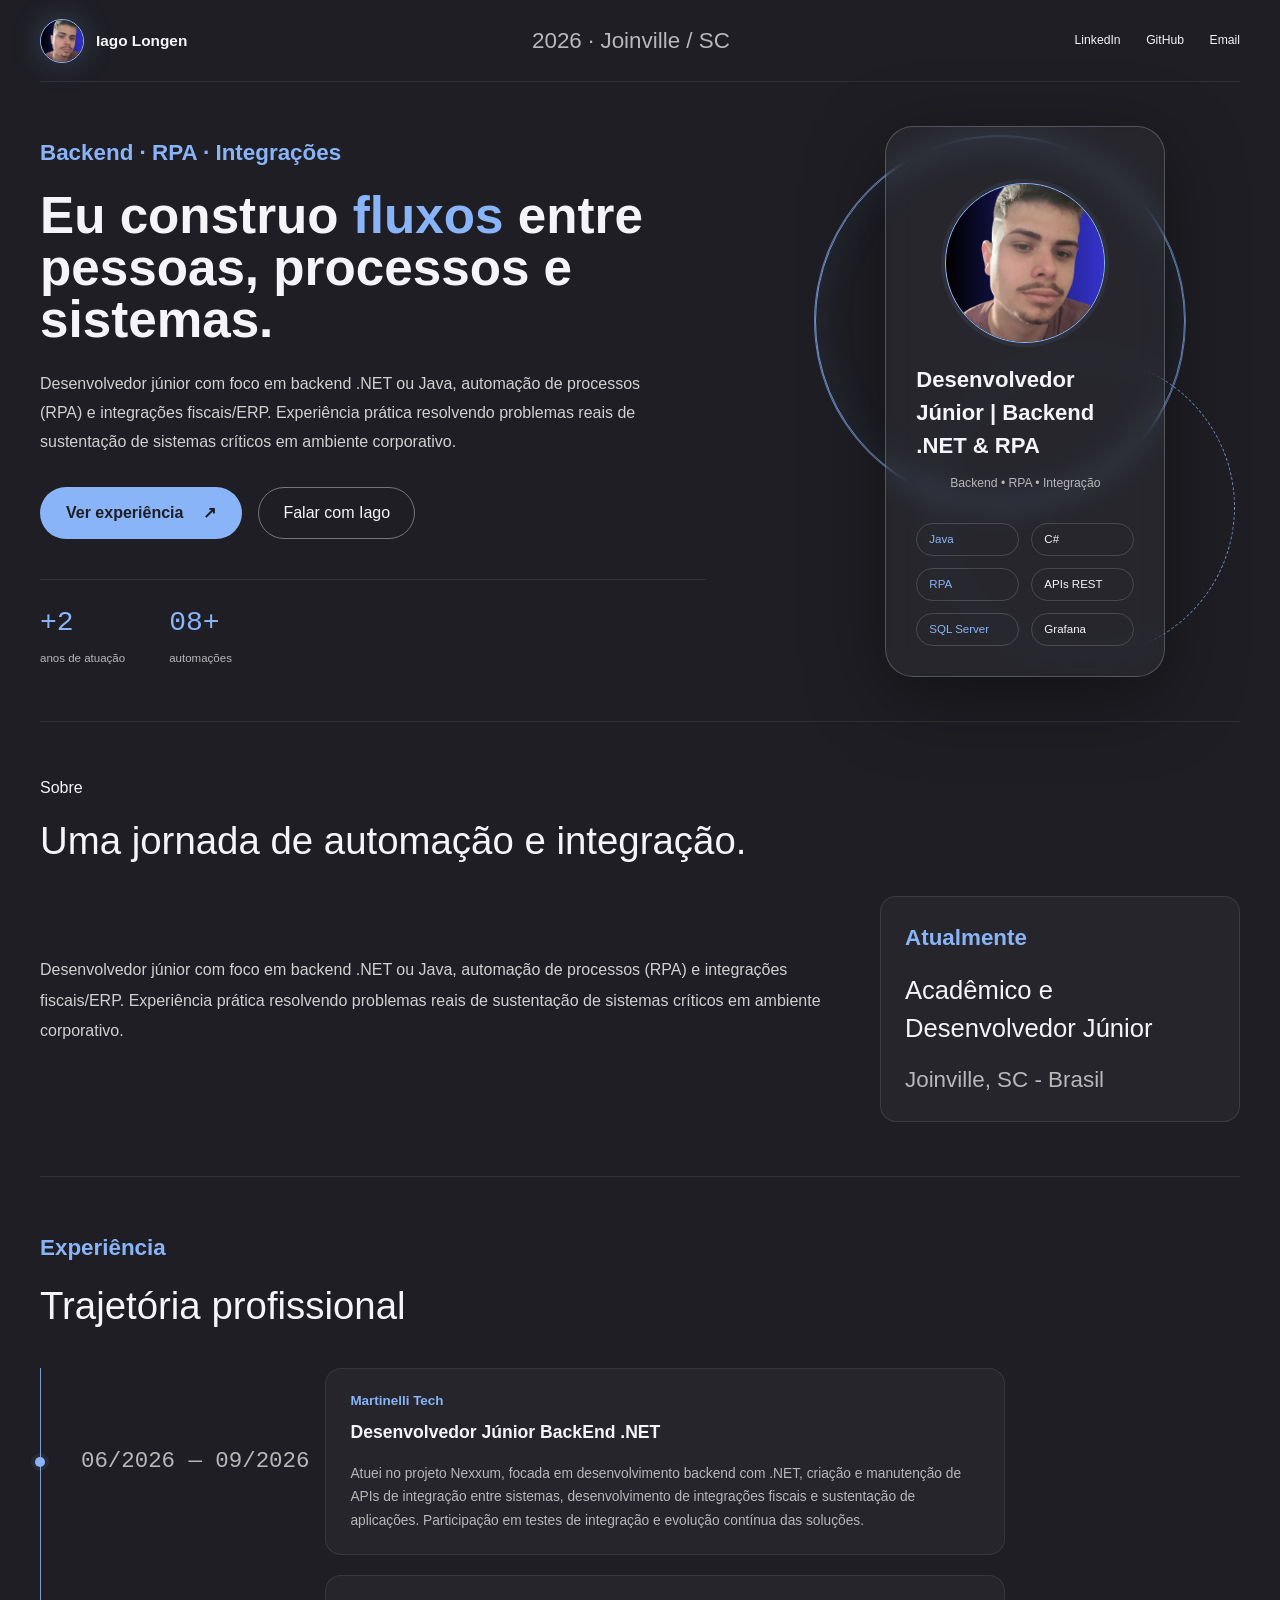
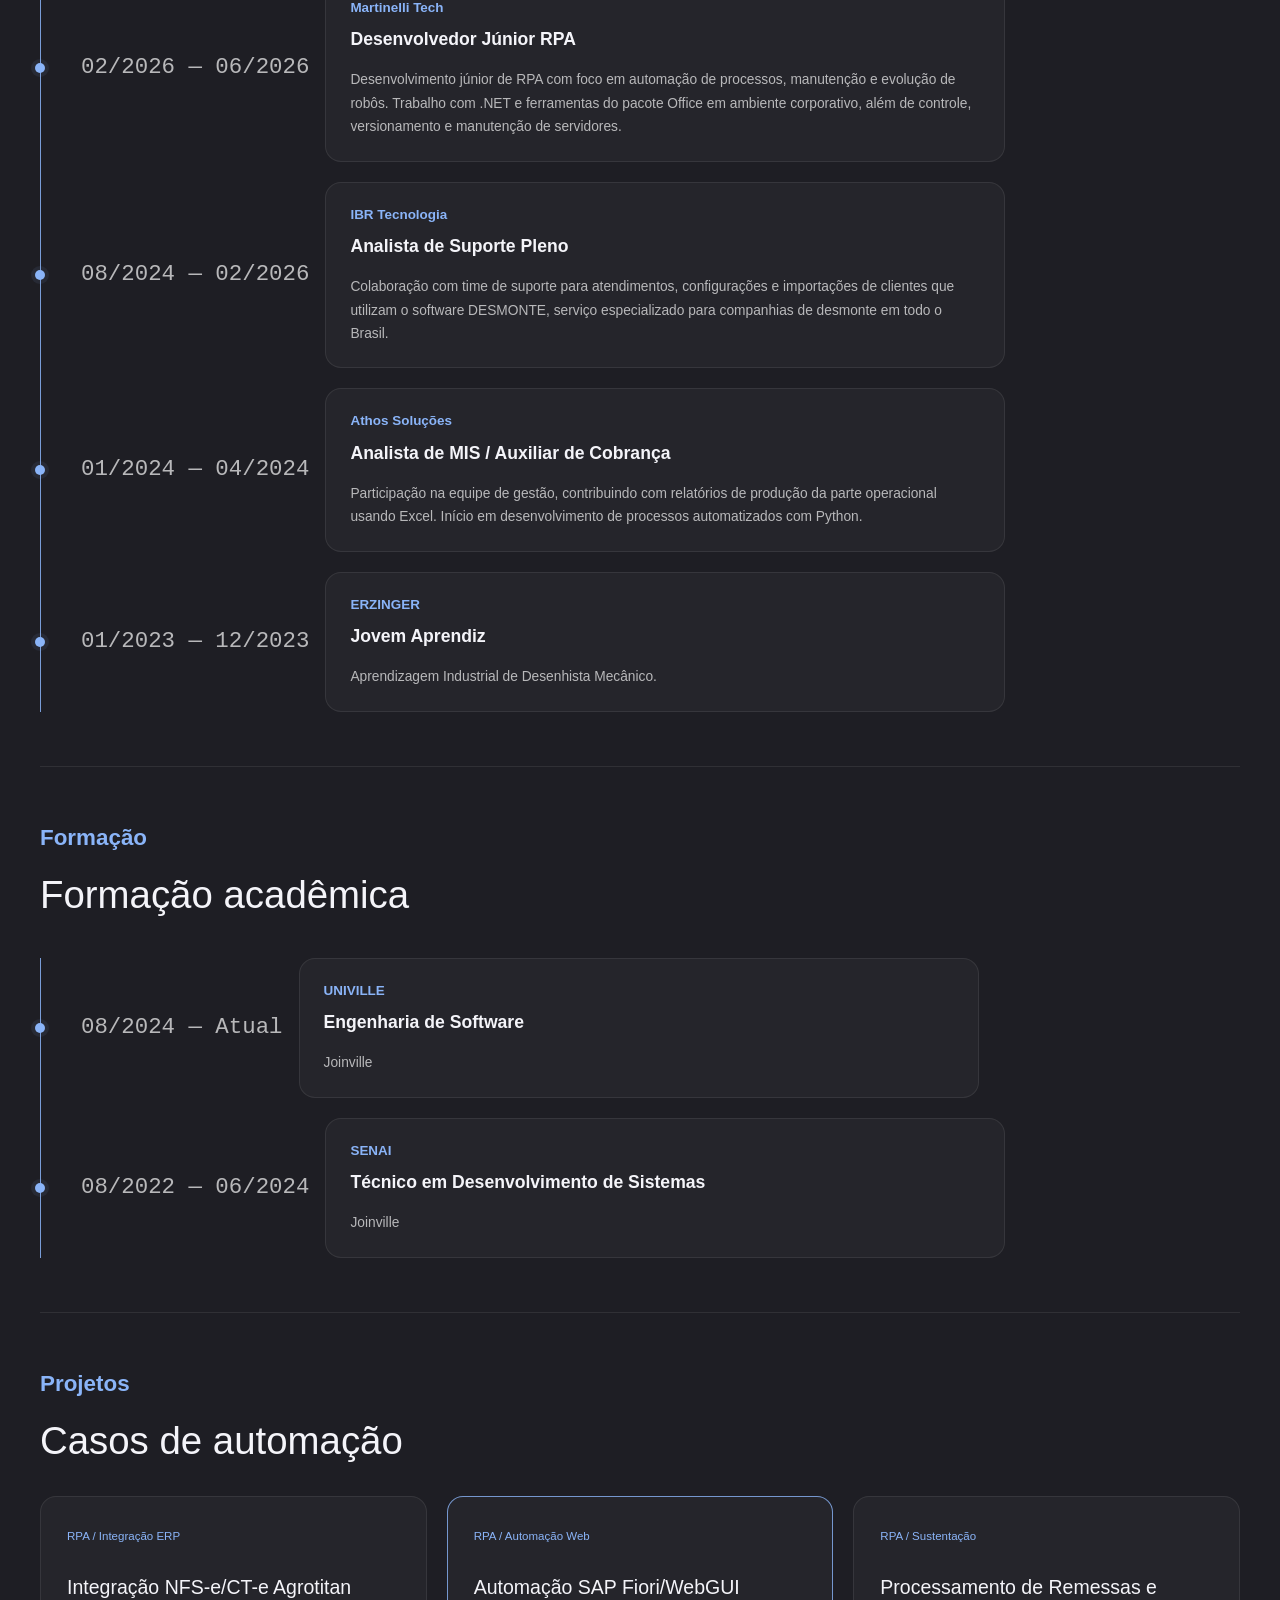
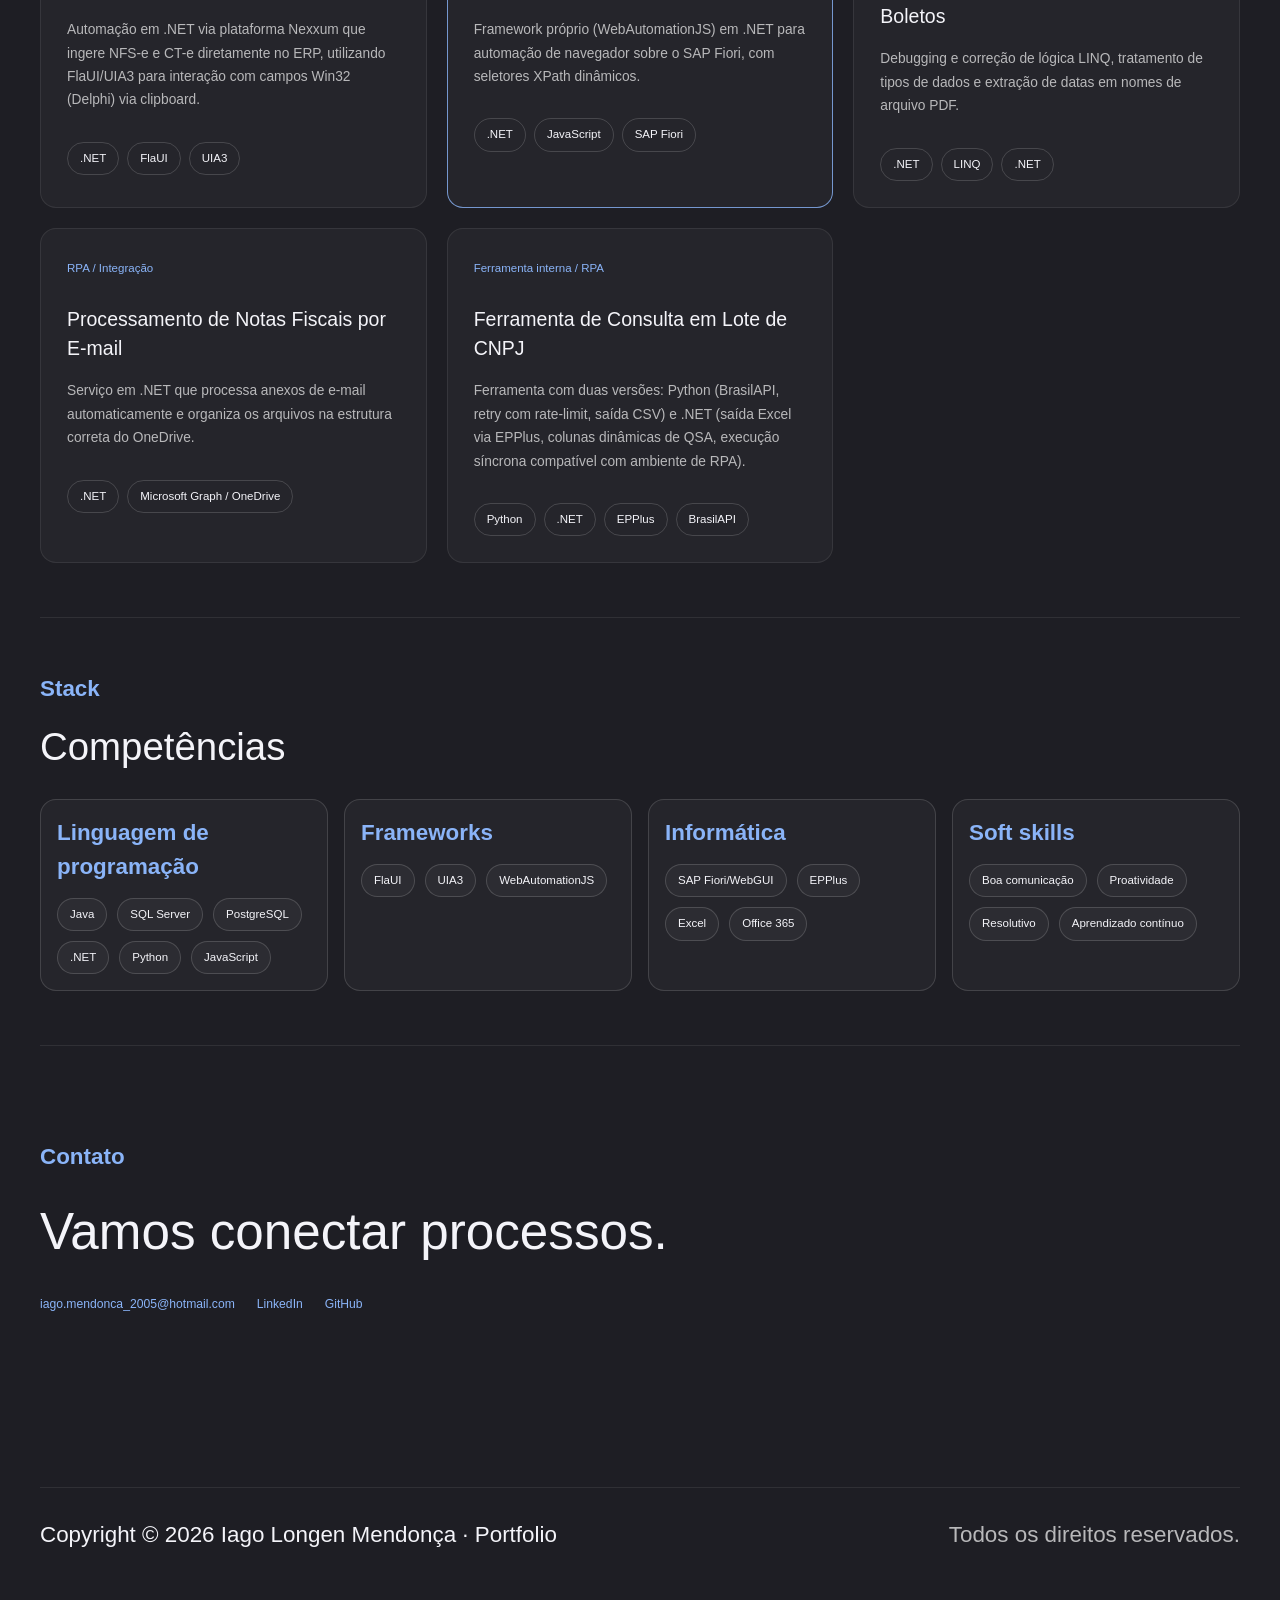
<file: index.csr.html>
<!doctype html>
<html lang="pt-BR" data-beasties-container="">
  <head>
    <meta charset="utf-8">
    <title>Portfólio Iago Longen</title>
    <base href="./">
    <meta name="viewport" content="width=device-width, initial-scale=1">
    <link rel="icon" type="image/png" href="favicon.png">
  <style>@layer properties;@layer theme,base,components,utilities;@layer theme{:root{--font-sans:-apple-system, BlinkMacSystemFont, "Segoe UI", Roboto, "Helvetica Neue", "Noto Sans", Arial, sans-serif, "Apple Color Emoji", "Segoe UI Emoji", "Segoe UI Symbol", "Noto Color Emoji";--font-mono:ui-monospace, SFMono-Regular, Menlo, Monaco, Consolas, "Liberation Mono", "Courier New", monospace;--default-font-family:var(--font-sans);--default-mono-font-family:var(--font-mono)}}@layer base{*,:after,:before{box-sizing:border-box;margin:0;padding:0;border:0 solid}html{line-height:1.5;-webkit-text-size-adjust:100%;tab-size:4;font-family:var(--default-font-family, -apple-system, BlinkMacSystemFont, "Segoe UI", Roboto, "Helvetica Neue", "Noto Sans", Arial, sans-serif, "Apple Color Emoji", "Segoe UI Emoji", "Segoe UI Symbol", "Noto Color Emoji");font-feature-settings:var(--default-font-feature-settings, normal);font-variation-settings:var(--default-font-variation-settings, normal);-webkit-tap-highlight-color:transparent}}@layer utilities{}*{box-sizing:border-box}html{scroll-behavior:smooth;overflow-x:hidden}body{width:100%;min-height:100vh;margin:0;background:#1e1e24;color:#f4f4f9;font-family:Inter,Segoe UI,Arial,sans-serif;overflow-x:hidden}@property --tw-blur{syntax:"*";inherits:false;}@property --tw-brightness{syntax:"*";inherits:false;}@property --tw-contrast{syntax:"*";inherits:false;}@property --tw-grayscale{syntax:"*";inherits:false;}@property --tw-hue-rotate{syntax:"*";inherits:false;}@property --tw-invert{syntax:"*";inherits:false;}@property --tw-opacity{syntax:"*";inherits:false;}@property --tw-saturate{syntax:"*";inherits:false;}@property --tw-sepia{syntax:"*";inherits:false;}@property --tw-drop-shadow{syntax:"*";inherits:false;}@property --tw-drop-shadow-color{syntax:"*";inherits:false;}@property --tw-drop-shadow-alpha{syntax:"<percentage>";inherits:false;initial-value:100%;}@property --tw-drop-shadow-size{syntax:"*";inherits:false;}@layer properties{@supports ((-webkit-hyphens: none) and (not (margin-trim: inline))) or ((-moz-orient: inline) and (not (color:rgb(from red r g b)))){*,:before,:after{--tw-blur:initial;--tw-brightness:initial;--tw-contrast:initial;--tw-grayscale:initial;--tw-hue-rotate:initial;--tw-invert:initial;--tw-opacity:initial;--tw-saturate:initial;--tw-sepia:initial;--tw-drop-shadow:initial;--tw-drop-shadow-color:initial;--tw-drop-shadow-alpha:100%;--tw-drop-shadow-size:initial}}}</style><link rel="stylesheet" href="styles-LIZVE64B.css" media="print" onload="this.media='all'"><noscript><link rel="stylesheet" href="styles-LIZVE64B.css"></noscript></head>
  <body ngcm="">
    <app-root></app-root>
  <script src="main-6DTVEASO.js" type="module"></script></body>
</html>
</file>
<file: styles-LIZVE64B.css>
@layer properties;@layer theme,base,components,utilities;@layer theme{:root,:host{--font-sans: -apple-system, BlinkMacSystemFont, "Segoe UI", Roboto, "Helvetica Neue", "Noto Sans", Arial, sans-serif, "Apple Color Emoji", "Segoe UI Emoji", "Segoe UI Symbol", "Noto Color Emoji";--font-mono: ui-monospace, SFMono-Regular, Menlo, Monaco, Consolas, "Liberation Mono", "Courier New", monospace;--default-font-family: var(--font-sans);--default-mono-font-family: var(--font-mono)}}@layer base{*,:after,:before,::backdrop,::file-selector-button{box-sizing:border-box;margin:0;padding:0;border:0 solid}html,:host{line-height:1.5;-webkit-text-size-adjust:100%;tab-size:4;font-family:var(--default-font-family, -apple-system, BlinkMacSystemFont, "Segoe UI", Roboto, "Helvetica Neue", "Noto Sans", Arial, sans-serif, "Apple Color Emoji", "Segoe UI Emoji", "Segoe UI Symbol", "Noto Color Emoji");font-feature-settings:var(--default-font-feature-settings, normal);font-variation-settings:var(--default-font-variation-settings, normal);-webkit-tap-highlight-color:transparent}hr{height:0;color:inherit;border-top-width:1px}abbr:where([title]){-webkit-text-decoration:underline dotted;text-decoration:underline dotted}h1,h2,h3,h4,h5,h6{font-size:inherit;font-weight:inherit}a{color:inherit;-webkit-text-decoration:inherit;text-decoration:inherit}b,strong{font-weight:bolder}code,kbd,samp,pre{font-family:var(--default-mono-font-family, ui-monospace, SFMono-Regular, Menlo, Monaco, Consolas, "Liberation Mono", "Courier New", monospace);font-feature-settings:var(--default-mono-font-feature-settings, normal);font-variation-settings:var(--default-mono-font-variation-settings, normal);font-size:1em}small{font-size:80%}sub,sup{font-size:75%;line-height:0;position:relative;vertical-align:baseline}sub{bottom:-.25em}sup{top:-.5em}table{text-indent:0;border-color:inherit;border-collapse:collapse}:-moz-focusring:where(:not(iframe)){outline:auto}progress{vertical-align:baseline}summary{display:list-item}ol,ul,menu{list-style:none}img,svg,video,canvas,audio,iframe,embed,object{display:block;vertical-align:middle}img,video{max-width:100%;height:auto}button,input,select,optgroup,textarea,::file-selector-button{font:inherit;font-feature-settings:inherit;font-variation-settings:inherit;letter-spacing:inherit;color:inherit;border-radius:0;background-color:transparent;opacity:1}:where(select:is([multiple],[size])) optgroup{font-weight:bolder}:where(select:is([multiple],[size])) optgroup option{padding-inline-start:20px}::file-selector-button{margin-inline-end:4px}::placeholder{opacity:1}@supports (not (-webkit-appearance: -apple-pay-button)) or (contain-intrinsic-size: 1px){::placeholder{color:currentcolor}@supports (color: color-mix(in lab,red,red)){::placeholder{color:color-mix(in oklab,currentcolor 50%,transparent)}}}textarea{resize:vertical}::-webkit-search-decoration{-webkit-appearance:none}::-webkit-date-and-time-value{min-height:1lh;text-align:inherit}::-webkit-datetime-edit{display:inline-flex}::-webkit-datetime-edit-fields-wrapper{padding:0}::-webkit-datetime-edit,::-webkit-datetime-edit-year-field,::-webkit-datetime-edit-month-field,::-webkit-datetime-edit-day-field,::-webkit-datetime-edit-hour-field,::-webkit-datetime-edit-minute-field,::-webkit-datetime-edit-second-field,::-webkit-datetime-edit-millisecond-field,::-webkit-datetime-edit-meridiem-field{padding-block:0}::-webkit-calendar-picker-indicator{line-height:1}:-moz-ui-invalid{box-shadow:none}button,input:where([type=button],[type=reset],[type=submit]),::file-selector-button{appearance:button}::-webkit-inner-spin-button,::-webkit-outer-spin-button{height:auto}[hidden]:where(:not([hidden=until-found])){display:none!important}}@layer utilities{.static{position:static}.contents{display:contents}.filter{filter:var(--tw-blur,) var(--tw-brightness,) var(--tw-contrast,) var(--tw-grayscale,) var(--tw-hue-rotate,) var(--tw-invert,) var(--tw-saturate,) var(--tw-sepia,) var(--tw-drop-shadow,)}}*{box-sizing:border-box}html{scroll-behavior:smooth;overflow-x:hidden}body{width:100%;min-height:100vh;margin:0;background:#1e1e24;color:#f4f4f9;font-family:Inter,Segoe UI,Arial,sans-serif;overflow-x:hidden}@property --tw-blur{syntax: "*"; inherits: false;}@property --tw-brightness{syntax: "*"; inherits: false;}@property --tw-contrast{syntax: "*"; inherits: false;}@property --tw-grayscale{syntax: "*"; inherits: false;}@property --tw-hue-rotate{syntax: "*"; inherits: false;}@property --tw-invert{syntax: "*"; inherits: false;}@property --tw-opacity{syntax: "*"; inherits: false;}@property --tw-saturate{syntax: "*"; inherits: false;}@property --tw-sepia{syntax: "*"; inherits: false;}@property --tw-drop-shadow{syntax: "*"; inherits: false;}@property --tw-drop-shadow-color{syntax: "*"; inherits: false;}@property --tw-drop-shadow-alpha{syntax: "<percentage>"; inherits: false; initial-value: 100%;}@property --tw-drop-shadow-size{syntax: "*"; inherits: false;}@layer properties{@supports ((-webkit-hyphens: none) and (not (margin-trim: inline))) or ((-moz-orient: inline) and (not (color:rgb(from red r g b)))){*,:before,:after,::backdrop{--tw-blur: initial;--tw-brightness: initial;--tw-contrast: initial;--tw-grayscale: initial;--tw-hue-rotate: initial;--tw-invert: initial;--tw-opacity: initial;--tw-saturate: initial;--tw-sepia: initial;--tw-drop-shadow: initial;--tw-drop-shadow-color: initial;--tw-drop-shadow-alpha: 100%;--tw-drop-shadow-size: initial}}}
</file>
